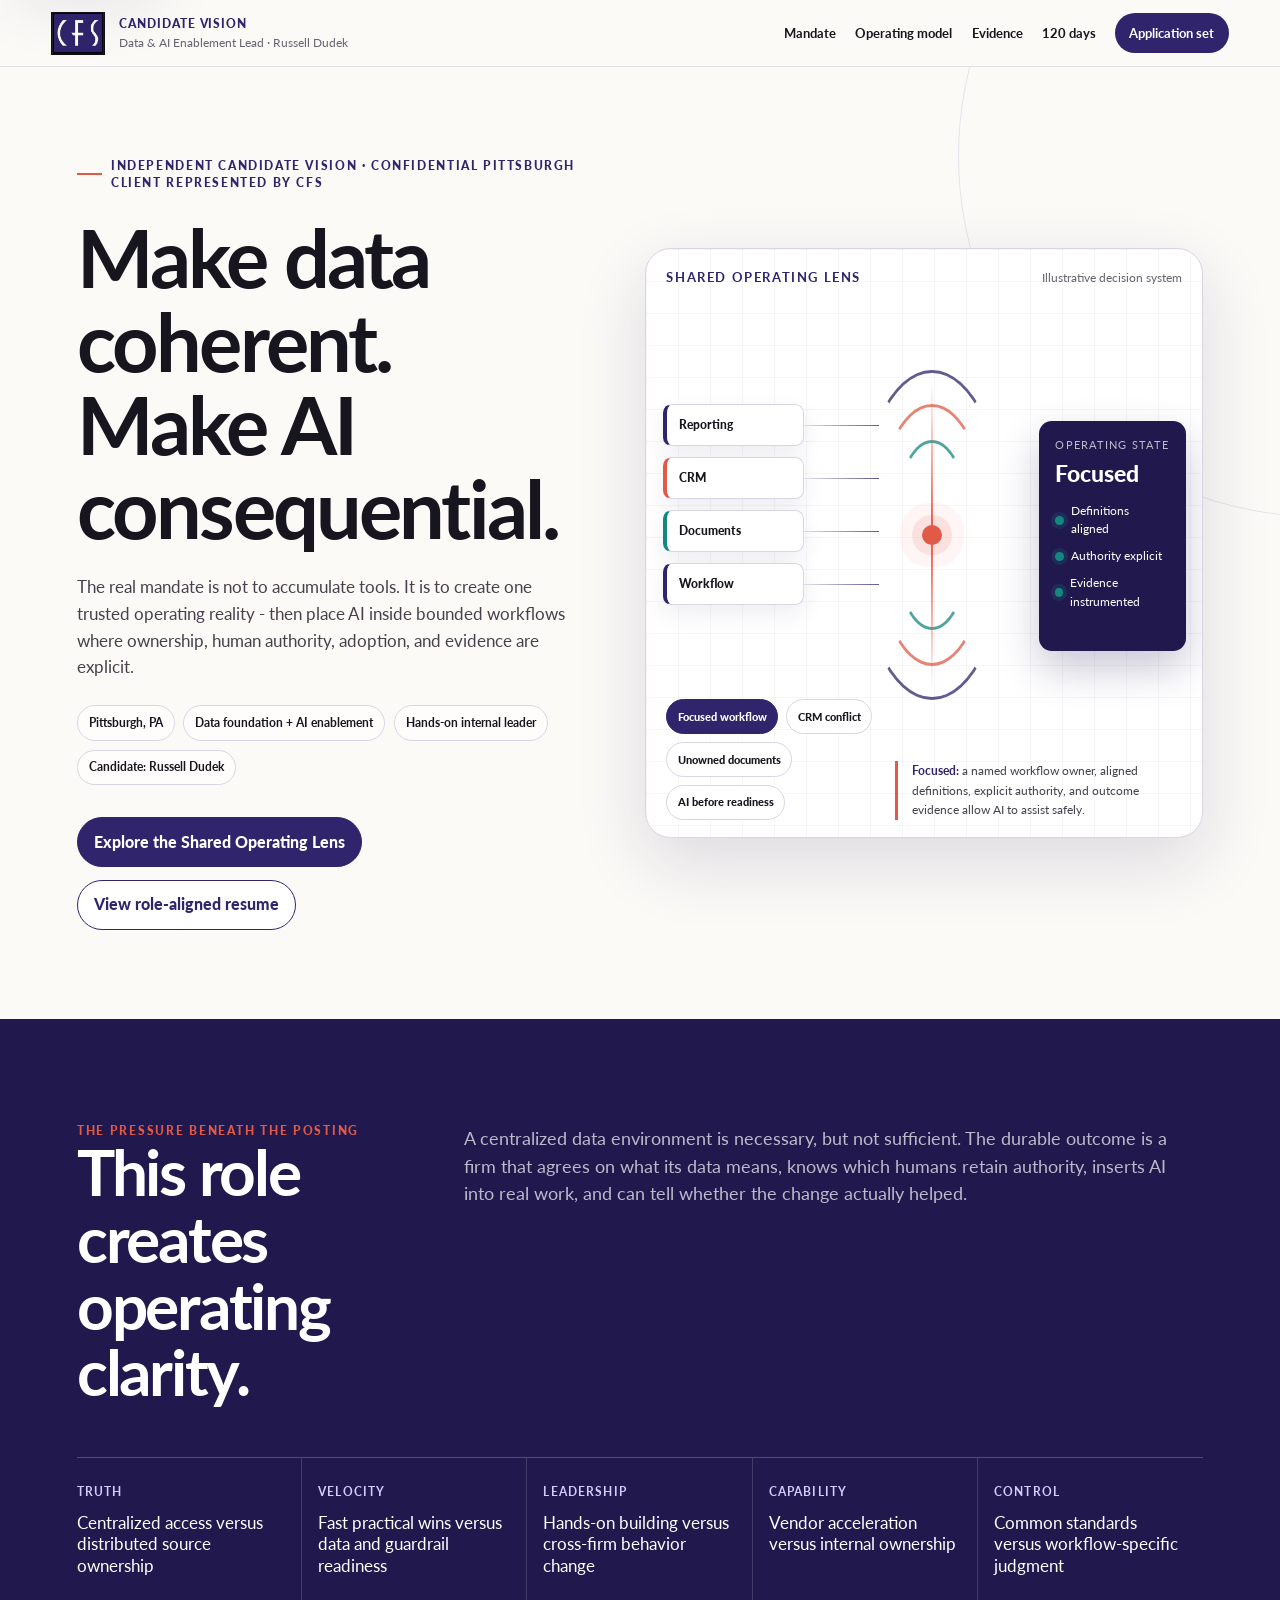
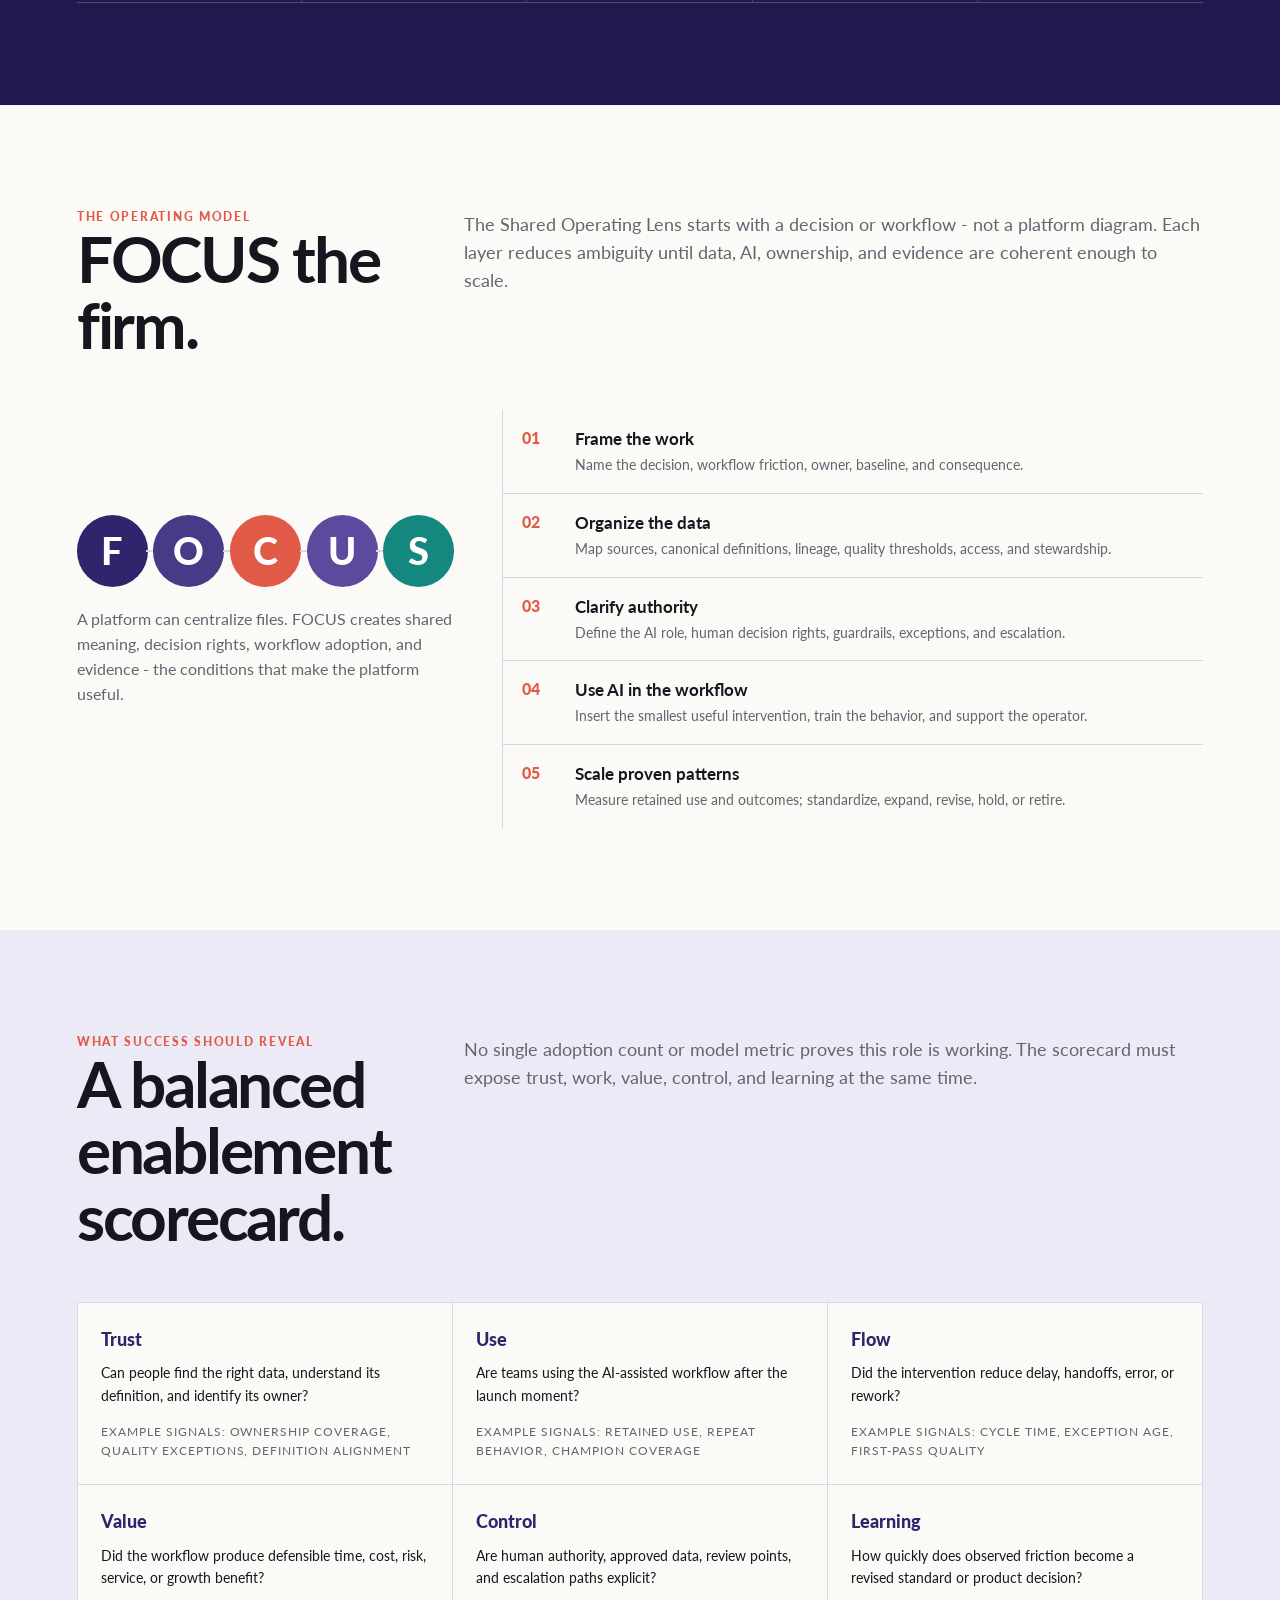
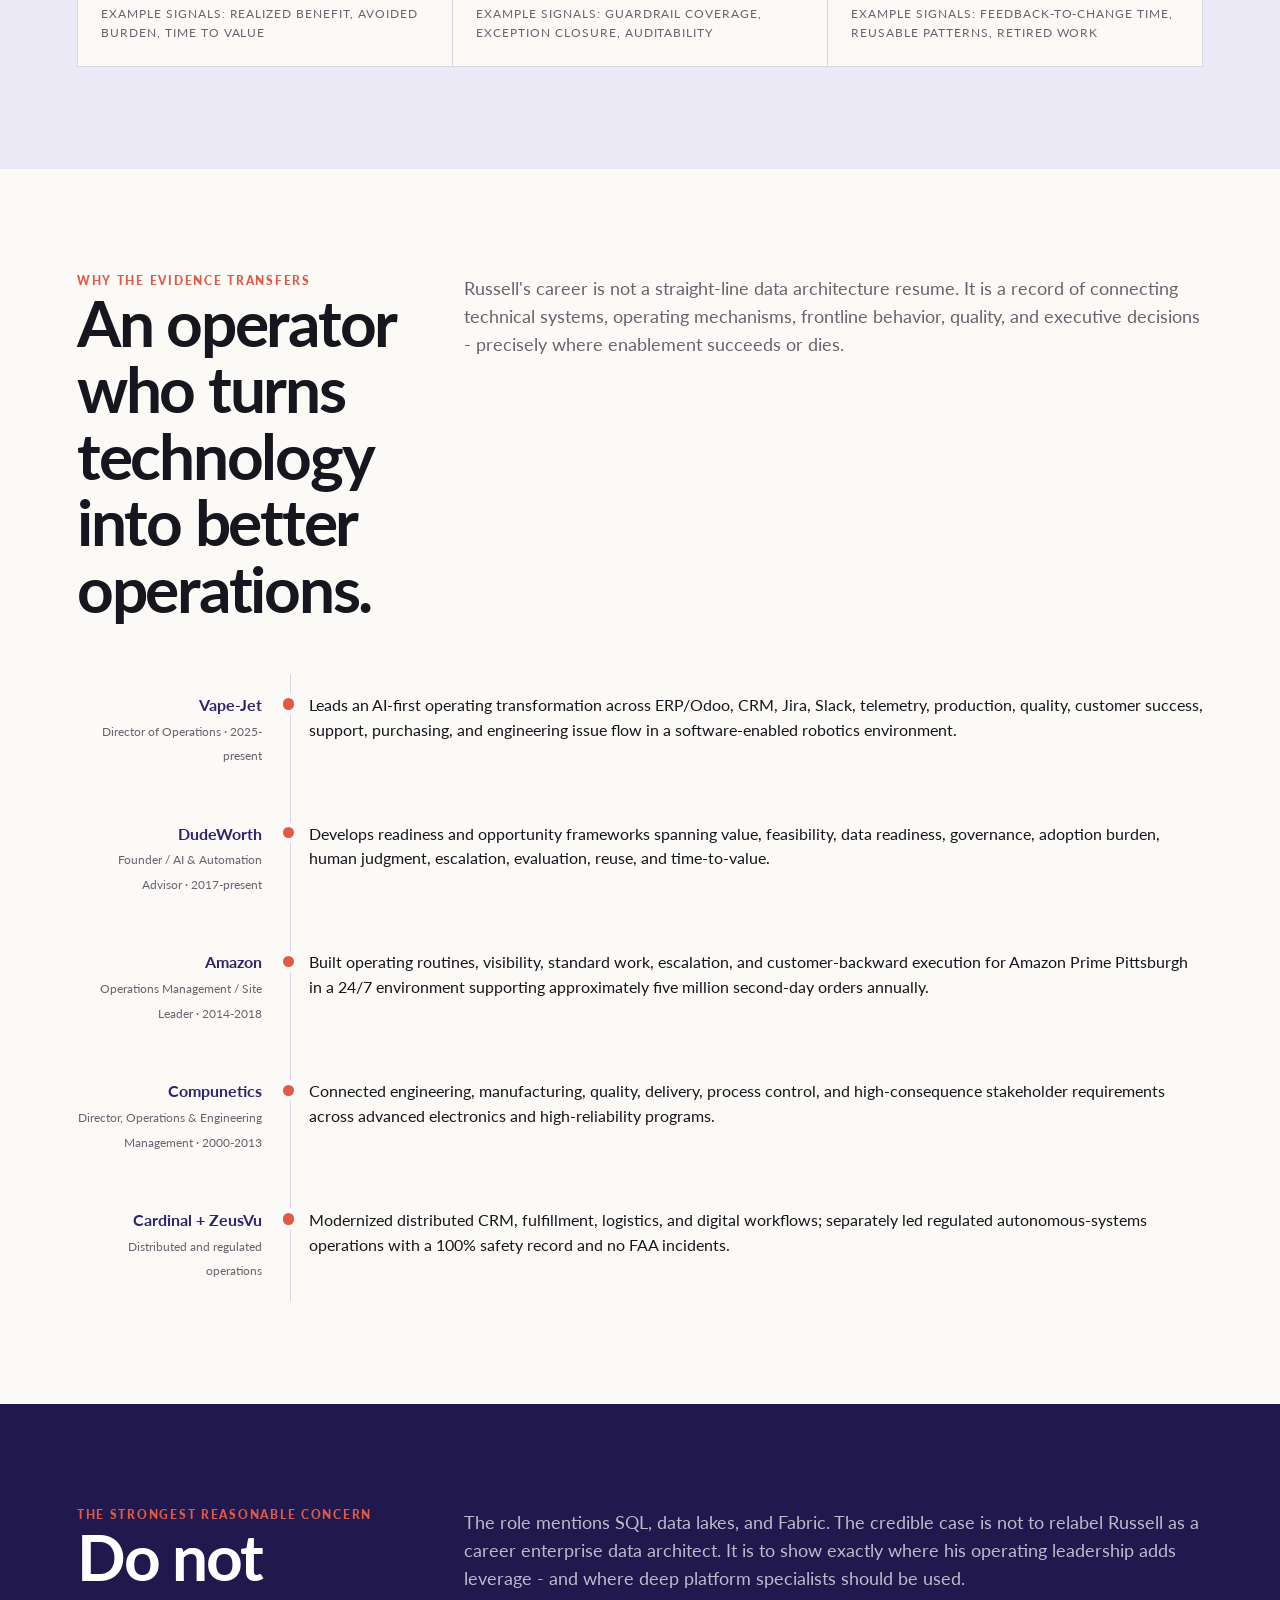
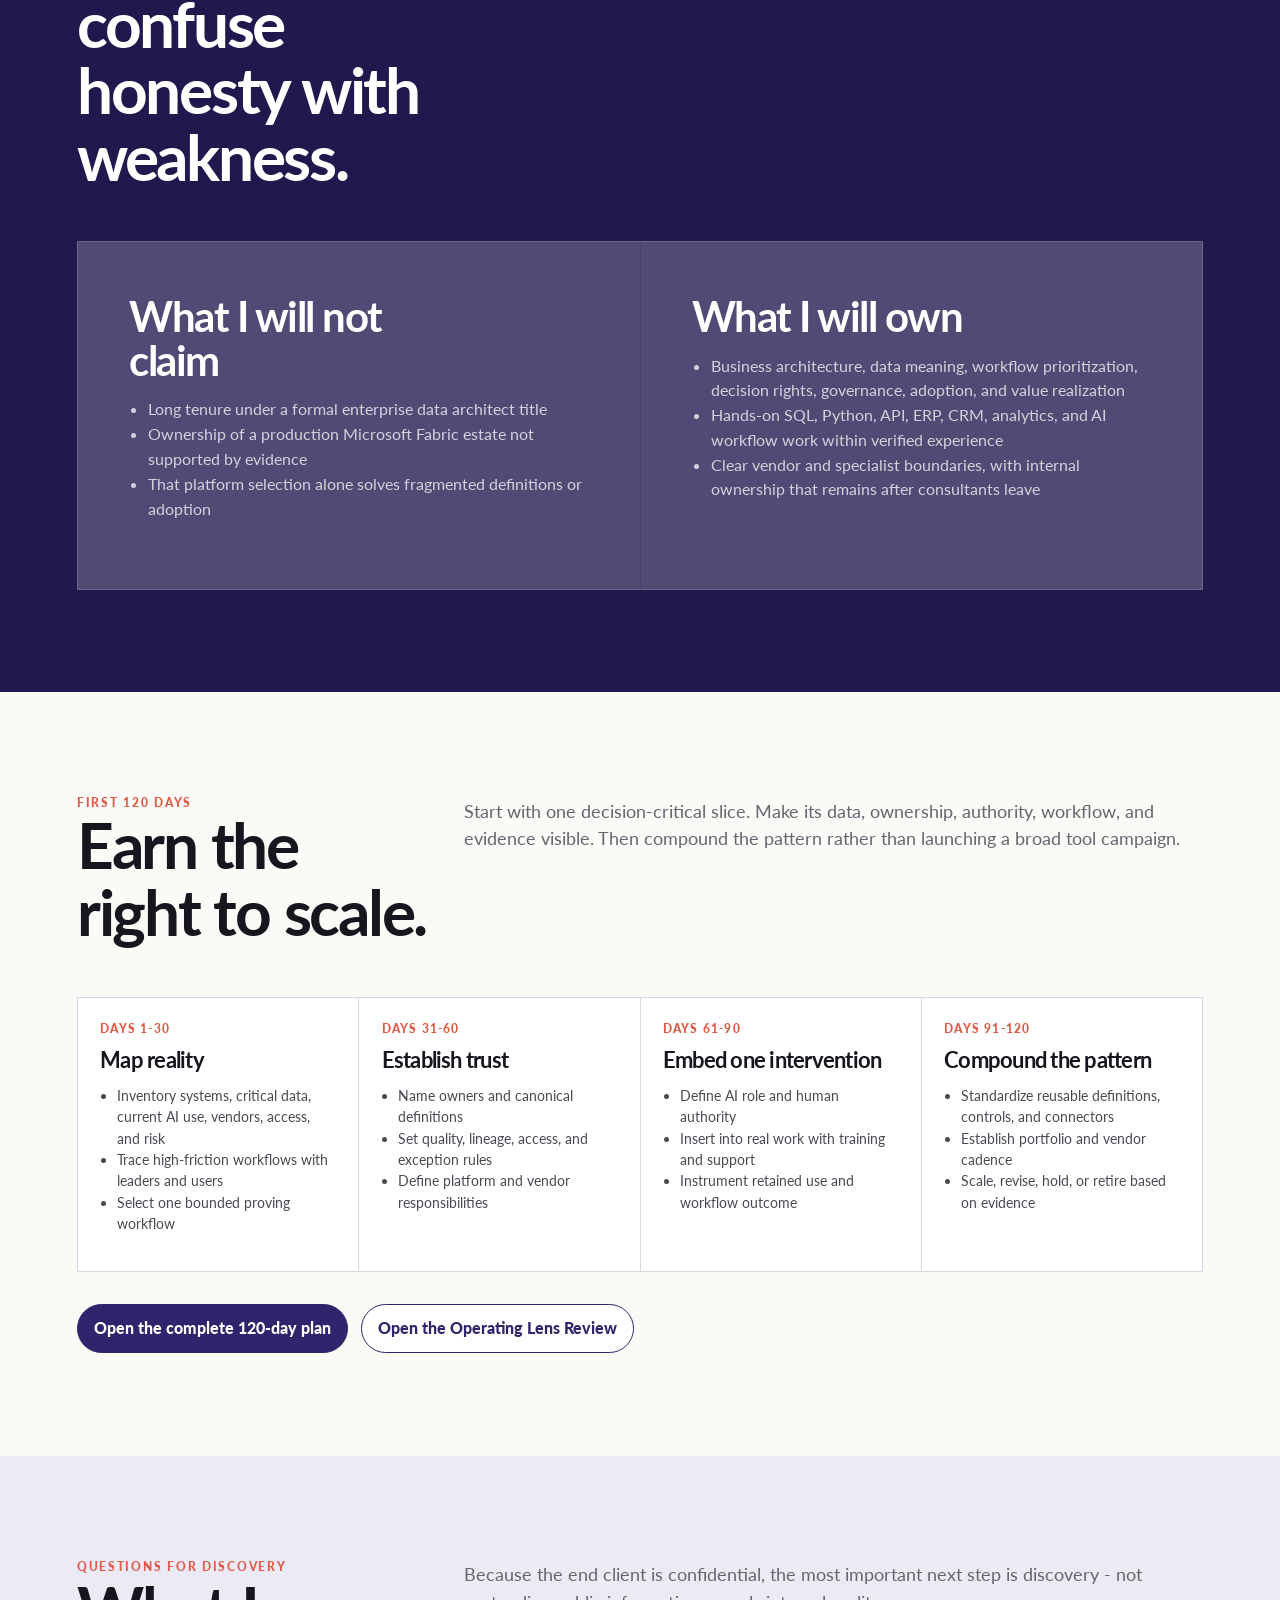
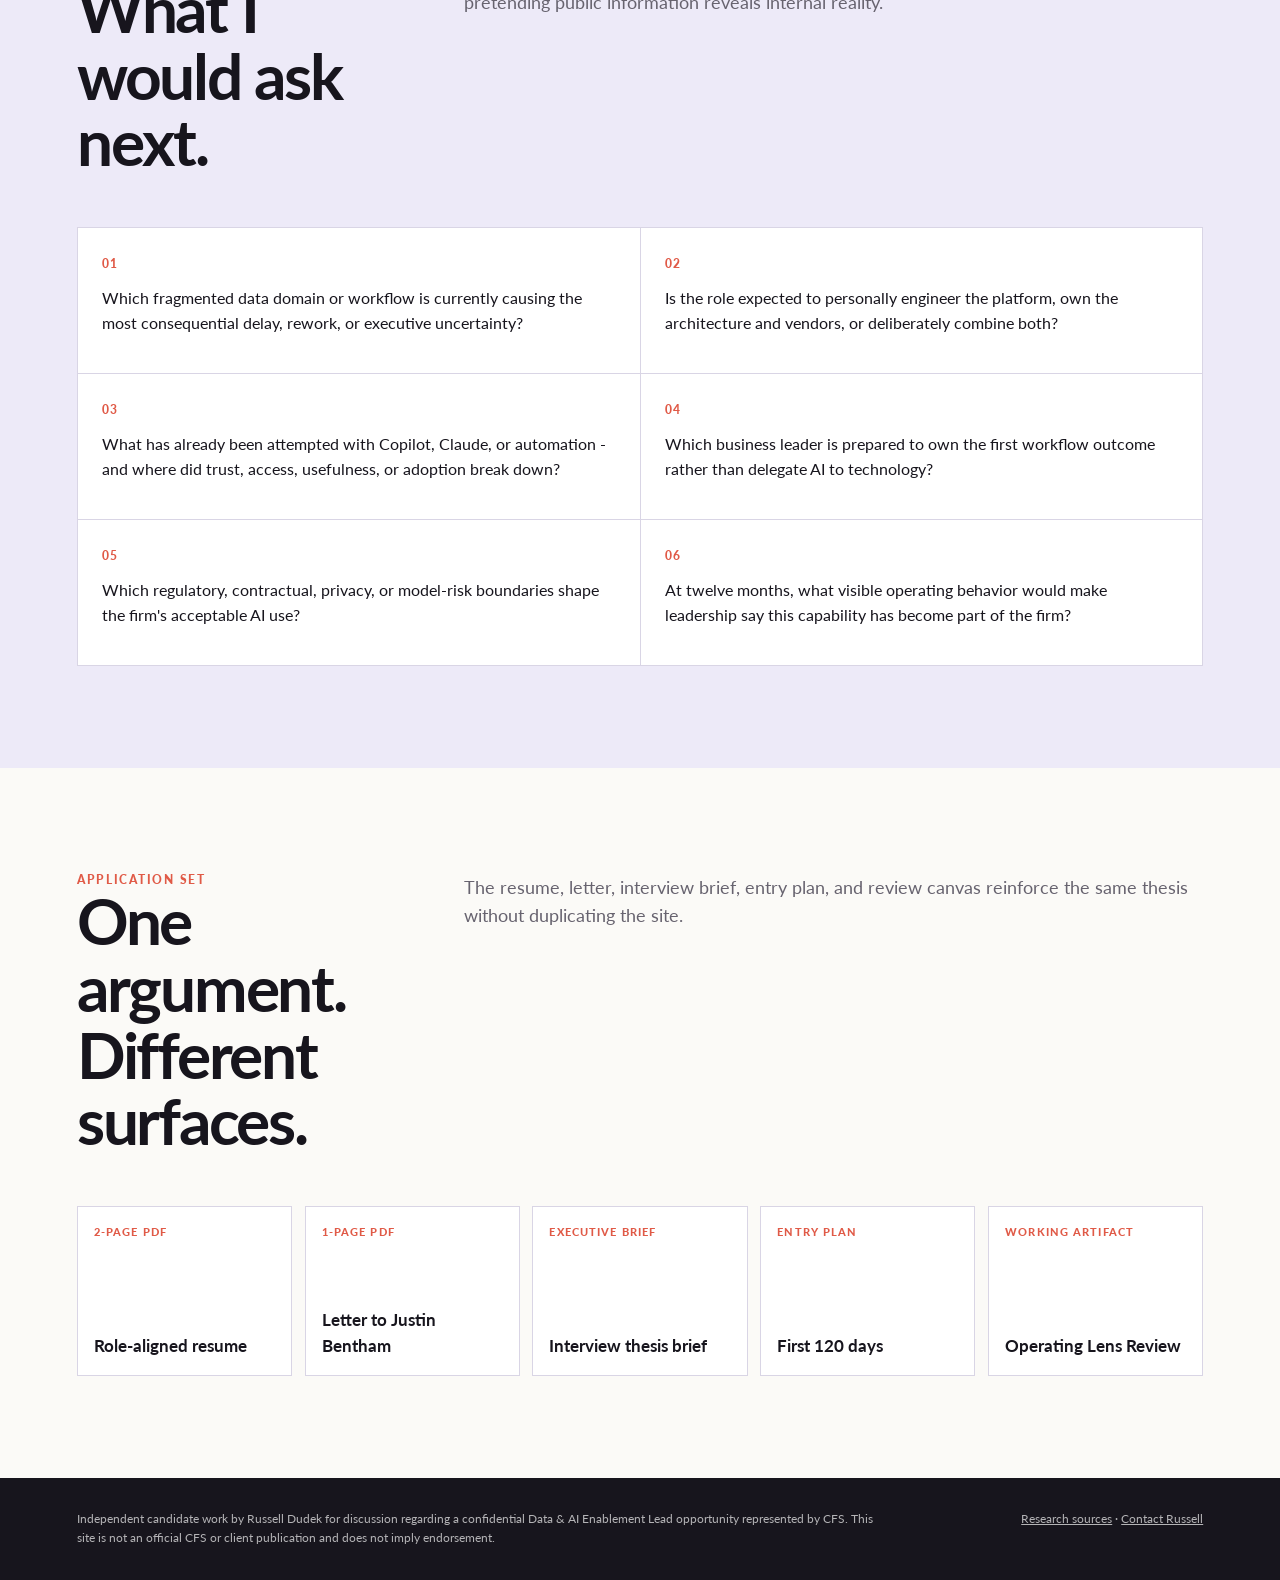
<file: index.html>
<!doctype html><html lang="en"><head><title>Russell Dudek | Data & AI Enablement Lead Candidate Vision</title><meta charset="utf-8"><meta name="viewport" content="width=device-width, initial-scale=1"><meta name="description" content="Independent candidate vision for a Data & AI Enablement Lead role represented by CFS."><link rel="stylesheet" href="styles.css"></head><body>
<a class="skip-link" href="#main">Skip to content</a>
<nav class="site-nav" aria-label="Primary navigation">
  <a class="brand-lockup" href="index.html" aria-label="Candidate vision home">
    <img src="assets/brand/cfs-logo.jpg" alt="CFS logo">
    <span><span class="brand-kicker">Candidate vision</span><span class="brand-sub">Data & AI Enablement Lead · Russell Dudek</span></span>
  </a>
  <div class="nav-links">
    <a href="#mandate">Mandate</a><a href="#model">Operating model</a><a href="#proof">Evidence</a><a href="#entry">120 days</a>
    <a class="nav-cta" href="#documents">Application set</a>
  </div>
</nav>
<main id="main">
<section class="hero" aria-labelledby="hero-title">
  <div>
    <div class="eyebrow">Independent candidate vision · confidential Pittsburgh client represented by CFS</div>
    <h1 id="hero-title">Make data coherent. Make AI consequential.</h1>
    <p class="dek">The real mandate is not to accumulate tools. It is to create one trusted operating reality - then place AI inside bounded workflows where ownership, human authority, adoption, and evidence are explicit.</p>
    <div class="hero-meta"><span class="pill">Pittsburgh, PA</span><span class="pill">Data foundation + AI enablement</span><span class="pill">Hands-on internal leader</span><span class="pill">Candidate: Russell Dudek</span></div>
    <div class="action-row"><a class="btn primary" href="#model">Explore the Shared Operating Lens</a><a class="btn secondary" href="resume.html">View role-aligned resume</a></div>
  </div>
  <div class="lens-stage" aria-label="Interactive Shared Operating Lens">
    <div class="lens-title"><strong>Shared Operating Lens</strong><span>Illustrative decision system</span></div>
    <div class="lens-system" aria-hidden="true">
      <div class="source-stack"><div class="source-chip">Reporting</div><div class="source-chip">CRM</div><div class="source-chip">Documents</div><div class="source-chip">Workflow</div></div>
      <div class="lens-aperture"><div class="arc"></div><div class="arc a2"></div><div class="arc a3"></div><div class="focus-line"></div><div class="focus-dot"></div></div>
      <div class="output-card"><div class="output-label">Operating state</div><div class="output-state" id="lensState">Focused</div><ul class="output-list"><li id="lensData">Definitions aligned</li><li id="lensAuthority">Authority explicit</li><li id="lensEvidence">Evidence instrumented</li></ul></div>
    </div>
    <div class="scenario-panel">
      <div class="scenario-buttons" role="group" aria-label="Operating lens scenarios">
        <button class="scenario-btn" data-scenario="focused" aria-pressed="true">Focused workflow</button>
        <button class="scenario-btn" data-scenario="conflict" aria-pressed="false">CRM conflict</button>
        <button class="scenario-btn" data-scenario="unowned" aria-pressed="false">Unowned documents</button>
        <button class="scenario-btn" data-scenario="premature" aria-pressed="false">AI before readiness</button>
      </div>
      <div class="scenario-readout" id="scenarioReadout" aria-live="polite"><strong>Focused:</strong> a named workflow owner, aligned definitions, explicit authority, and outcome evidence allow AI to assist safely.</div>
    </div>
  </div>
</section>

<section class="section dark" id="mandate">
  <div class="section-header"><div><div class="kicker">The pressure beneath the posting</div><h2>This role creates operating clarity.</h2></div><p>A centralized data environment is necessary, but not sufficient. The durable outcome is a firm that agrees on what its data means, knows which humans retain authority, inserts AI into real work, and can tell whether the change actually helped.</p></div>
  <div class="pressure-rail">
    <div class="pressure"><b>Truth</b><span>Centralized access versus distributed source ownership</span></div>
    <div class="pressure"><b>Velocity</b><span>Fast practical wins versus data and guardrail readiness</span></div>
    <div class="pressure"><b>Leadership</b><span>Hands-on building versus cross-firm behavior change</span></div>
    <div class="pressure"><b>Capability</b><span>Vendor acceleration versus internal ownership</span></div>
    <div class="pressure"><b>Control</b><span>Common standards versus workflow-specific judgment</span></div>
  </div>
</section>

<section class="section" id="model">
  <div class="section-header"><div><div class="kicker">The operating model</div><h2>FOCUS the firm.</h2></div><p>The Shared Operating Lens starts with a decision or workflow - not a platform diagram. Each layer reduces ambiguity until data, AI, ownership, and evidence are coherent enough to scale.</p></div>
  <div class="focus-model">
    <div><div class="focus-word" aria-label="FOCUS"><div class="focus-letter">F</div><div class="focus-letter">O</div><div class="focus-letter">C</div><div class="focus-letter">U</div><div class="focus-letter">S</div></div><p style="color:var(--muted);max-width:34rem;margin-top:1.3rem">A platform can centralize files. FOCUS creates shared meaning, decision rights, workflow adoption, and evidence - the conditions that make the platform useful.</p></div>
    <div class="focus-steps">
      <div class="focus-step"><div class="num">01</div><div><strong>Frame the work</strong><span>Name the decision, workflow friction, owner, baseline, and consequence.</span></div></div>
      <div class="focus-step"><div class="num">02</div><div><strong>Organize the data</strong><span>Map sources, canonical definitions, lineage, quality thresholds, access, and stewardship.</span></div></div>
      <div class="focus-step"><div class="num">03</div><div><strong>Clarify authority</strong><span>Define the AI role, human decision rights, guardrails, exceptions, and escalation.</span></div></div>
      <div class="focus-step"><div class="num">04</div><div><strong>Use AI in the workflow</strong><span>Insert the smallest useful intervention, train the behavior, and support the operator.</span></div></div>
      <div class="focus-step"><div class="num">05</div><div><strong>Scale proven patterns</strong><span>Measure retained use and outcomes; standardize, expand, revise, hold, or retire.</span></div></div>
    </div>
  </div>
</section>

<section class="section soft">
  <div class="section-header"><div><div class="kicker">What success should reveal</div><h2>A balanced enablement scorecard.</h2></div><p>No single adoption count or model metric proves this role is working. The scorecard must expose trust, work, value, control, and learning at the same time.</p></div>
  <div class="scorecard">
    <div class="metric"><div class="metric-name">Trust</div><div class="metric-question">Can people find the right data, understand its definition, and identify its owner?</div><span class="metric-example">Example signals: ownership coverage, quality exceptions, definition alignment</span></div>
    <div class="metric"><div class="metric-name">Use</div><div class="metric-question">Are teams using the AI-assisted workflow after the launch moment?</div><span class="metric-example">Example signals: retained use, repeat behavior, champion coverage</span></div>
    <div class="metric"><div class="metric-name">Flow</div><div class="metric-question">Did the intervention reduce delay, handoffs, error, or rework?</div><span class="metric-example">Example signals: cycle time, exception age, first-pass quality</span></div>
    <div class="metric"><div class="metric-name">Value</div><div class="metric-question">Did the workflow produce defensible time, cost, risk, service, or growth benefit?</div><span class="metric-example">Example signals: realized benefit, avoided burden, time to value</span></div>
    <div class="metric"><div class="metric-name">Control</div><div class="metric-question">Are human authority, approved data, review points, and escalation paths explicit?</div><span class="metric-example">Example signals: guardrail coverage, exception closure, auditability</span></div>
    <div class="metric"><div class="metric-name">Learning</div><div class="metric-question">How quickly does observed friction become a revised standard or product decision?</div><span class="metric-example">Example signals: feedback-to-change time, reusable patterns, retired work</span></div>
  </div>
</section>

<section class="section" id="proof">
  <div class="section-header"><div><div class="kicker">Why the evidence transfers</div><h2>An operator who turns technology into better operations.</h2></div><p>Russell's career is not a straight-line data architecture resume. It is a record of connecting technical systems, operating mechanisms, frontline behavior, quality, and executive decisions - precisely where enablement succeeds or dies.</p></div>
  <div class="proof-trail">
    <div class="proof-item"><div class="proof-role"><strong>Vape-Jet</strong><span>Director of Operations · 2025-present</span></div><div class="proof-copy"><p>Leads an AI-first operating transformation across ERP/Odoo, CRM, Jira, Slack, telemetry, production, quality, customer success, support, purchasing, and engineering issue flow in a software-enabled robotics environment.</p></div></div>
    <div class="proof-item"><div class="proof-role"><strong>DudeWorth</strong><span>Founder / AI & Automation Advisor · 2017-present</span></div><div class="proof-copy"><p>Develops readiness and opportunity frameworks spanning value, feasibility, data readiness, governance, adoption burden, human judgment, escalation, evaluation, reuse, and time-to-value.</p></div></div>
    <div class="proof-item"><div class="proof-role"><strong>Amazon</strong><span>Operations Management / Site Leader · 2014-2018</span></div><div class="proof-copy"><p>Built operating routines, visibility, standard work, escalation, and customer-backward execution for Amazon Prime Pittsburgh in a 24/7 environment supporting approximately five million second-day orders annually.</p></div></div>
    <div class="proof-item"><div class="proof-role"><strong>Compunetics</strong><span>Director, Operations & Engineering Management · 2000-2013</span></div><div class="proof-copy"><p>Connected engineering, manufacturing, quality, delivery, process control, and high-consequence stakeholder requirements across advanced electronics and high-reliability programs.</p></div></div>
    <div class="proof-item"><div class="proof-role"><strong>Cardinal + ZeusVu</strong><span>Distributed and regulated operations</span></div><div class="proof-copy"><p>Modernized distributed CRM, fulfillment, logistics, and digital workflows; separately led regulated autonomous-systems operations with a 100% safety record and no FAA incidents.</p></div></div>
  </div>
</section>

<section class="section dark">
  <div class="section-header"><div><div class="kicker">The strongest reasonable concern</div><h2>Do not confuse honesty with weakness.</h2></div><p>The role mentions SQL, data lakes, and Fabric. The credible case is not to relabel Russell as a career enterprise data architect. It is to show exactly where his operating leadership adds leverage - and where deep platform specialists should be used.</p></div>
  <div class="objection">
    <div><h3>What I will not claim</h3><ul><li>Long tenure under a formal enterprise data architect title</li><li>Ownership of a production Microsoft Fabric estate not supported by evidence</li><li>That platform selection alone solves fragmented definitions or adoption</li></ul></div>
    <div><h3>What I will own</h3><ul><li>Business architecture, data meaning, workflow prioritization, decision rights, governance, adoption, and value realization</li><li>Hands-on SQL, Python, API, ERP, CRM, analytics, and AI workflow work within verified experience</li><li>Clear vendor and specialist boundaries, with internal ownership that remains after consultants leave</li></ul></div>
  </div>
</section>

<section class="section" id="entry">
  <div class="section-header"><div><div class="kicker">First 120 days</div><h2>Earn the right to scale.</h2></div><p>Start with one decision-critical slice. Make its data, ownership, authority, workflow, and evidence visible. Then compound the pattern rather than launching a broad tool campaign.</p></div>
  <div class="timeline">
    <div class="phase"><div class="days">Days 1-30</div><h3>Map reality</h3><ul><li>Inventory systems, critical data, current AI use, vendors, access, and risk</li><li>Trace high-friction workflows with leaders and users</li><li>Select one bounded proving workflow</li></ul></div>
    <div class="phase"><div class="days">Days 31-60</div><h3>Establish trust</h3><ul><li>Name owners and canonical definitions</li><li>Set quality, lineage, access, and exception rules</li><li>Define platform and vendor responsibilities</li></ul></div>
    <div class="phase"><div class="days">Days 61-90</div><h3>Embed one intervention</h3><ul><li>Define AI role and human authority</li><li>Insert into real work with training and support</li><li>Instrument retained use and workflow outcome</li></ul></div>
    <div class="phase"><div class="days">Days 91-120</div><h3>Compound the pattern</h3><ul><li>Standardize reusable definitions, controls, and connectors</li><li>Establish portfolio and vendor cadence</li><li>Scale, revise, hold, or retire based on evidence</li></ul></div>
  </div>
  <div class="action-row"><a class="btn primary" href="120-day-plan.html">Open the complete 120-day plan</a><a class="btn secondary" href="operating-lens-review.html">Open the Operating Lens Review</a></div>
</section>

<section class="section soft">
  <div class="section-header"><div><div class="kicker">Questions for discovery</div><h2>What I would ask next.</h2></div><p>Because the end client is confidential, the most important next step is discovery - not pretending public information reveals internal reality.</p></div>
  <div class="questions"><div class="question"><p>Which fragmented data domain or workflow is currently causing the most consequential delay, rework, or executive uncertainty?</p></div><div class="question"><p>Is the role expected to personally engineer the platform, own the architecture and vendors, or deliberately combine both?</p></div><div class="question"><p>What has already been attempted with Copilot, Claude, or automation - and where did trust, access, usefulness, or adoption break down?</p></div><div class="question"><p>Which business leader is prepared to own the first workflow outcome rather than delegate AI to technology?</p></div><div class="question"><p>Which regulatory, contractual, privacy, or model-risk boundaries shape the firm's acceptable AI use?</p></div><div class="question"><p>At twelve months, what visible operating behavior would make leadership say this capability has become part of the firm?</p></div></div>
</section>

<section class="section" id="documents">
  <div class="section-header"><div><div class="kicker">Application set</div><h2>One argument. Different surfaces.</h2></div><p>The resume, letter, interview brief, entry plan, and review canvas reinforce the same thesis without duplicating the site.</p></div>
  <div class="docs-strip"><a class="doc-link" href="resume.html"><span>2-page PDF</span><strong>Role-aligned resume</strong></a><a class="doc-link" href="cover-letter.html"><span>1-page PDF</span><strong>Letter to Justin Bentham</strong></a><a class="doc-link" href="interview-brief.html"><span>Executive brief</span><strong>Interview thesis brief</strong></a><a class="doc-link" href="120-day-plan.html"><span>Entry plan</span><strong>First 120 days</strong></a><a class="doc-link" href="operating-lens-review.html"><span>Working artifact</span><strong>Operating Lens Review</strong></a></div>
</section>
</main>
<footer class="site-footer"><p>Independent candidate work by Russell Dudek for discussion regarding a confidential Data & AI Enablement Lead opportunity represented by CFS. This site is not an official CFS or client publication and does not imply endorsement.</p><p><a href="sources.html">Research sources</a> · <a href="mailto:russelldudek@gmail.com">Contact Russell</a></p></footer>
<script src="app.js"></script></body></html>
</file>
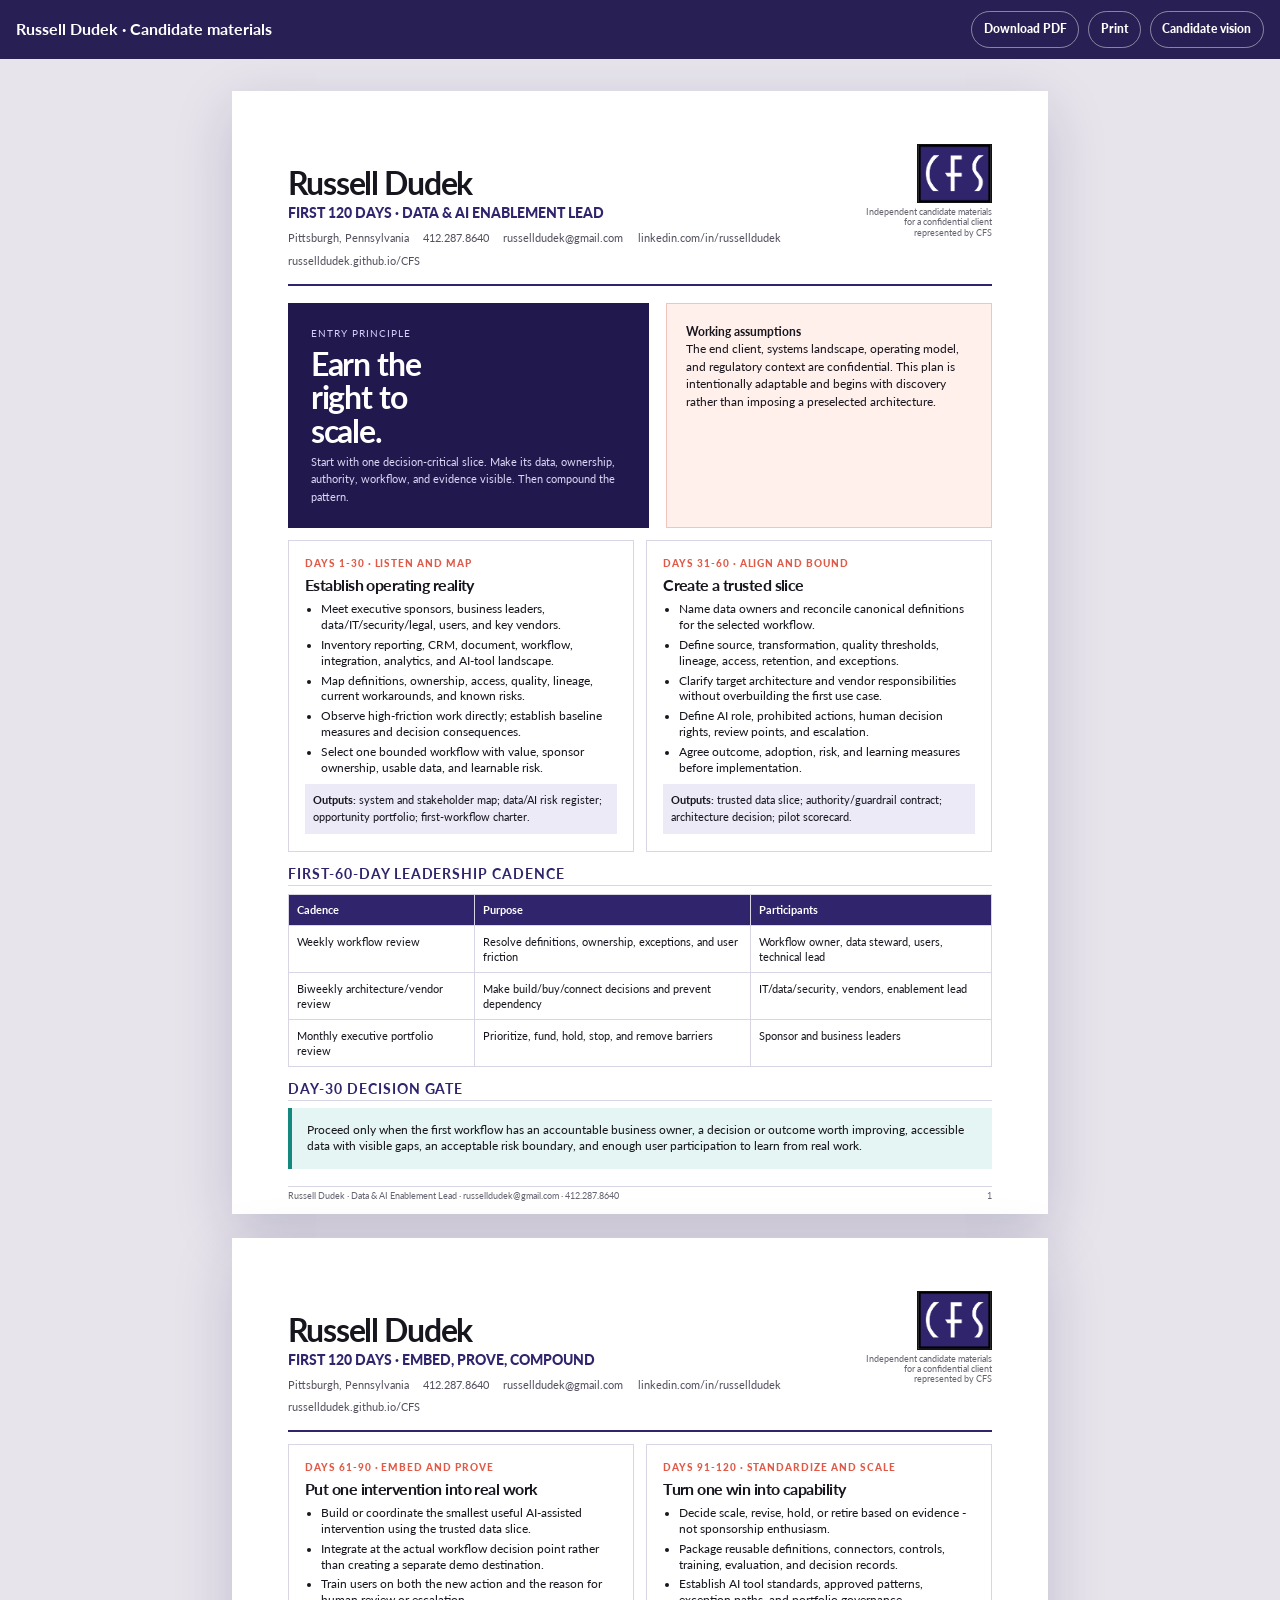
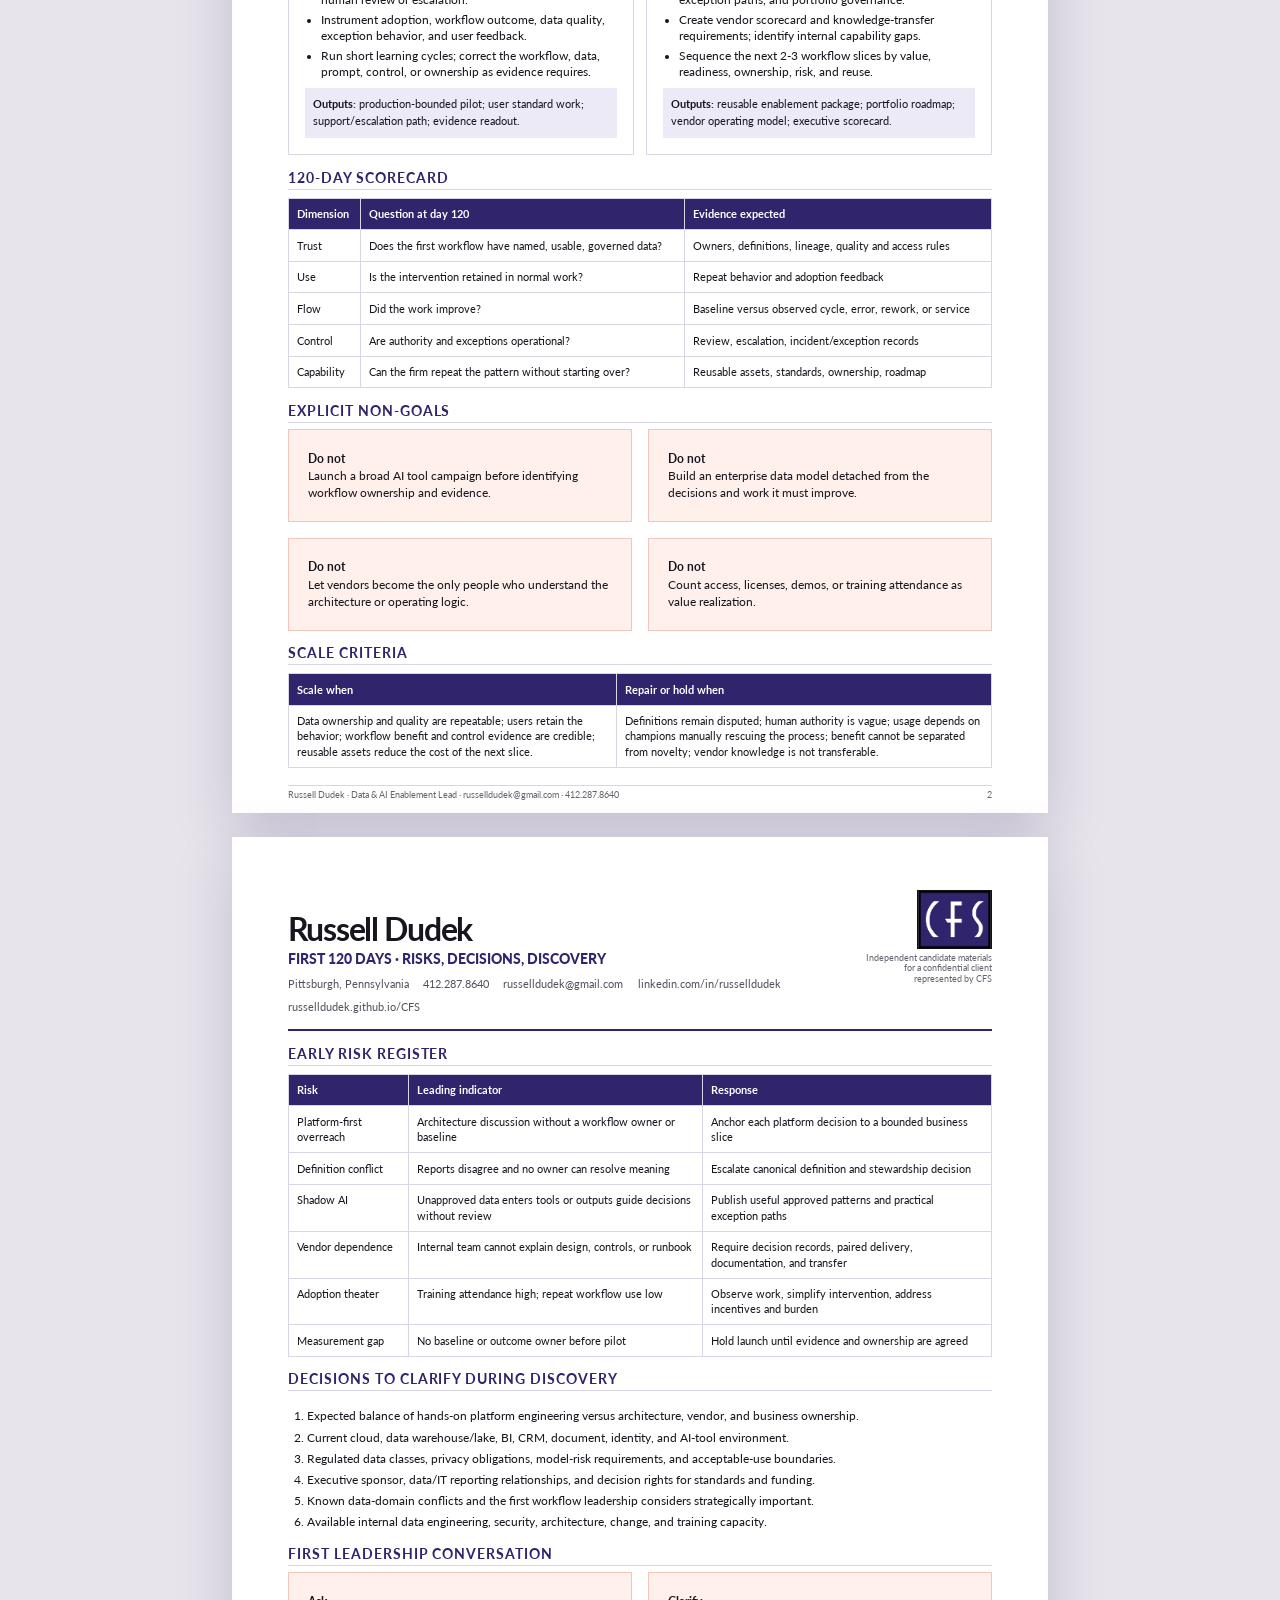
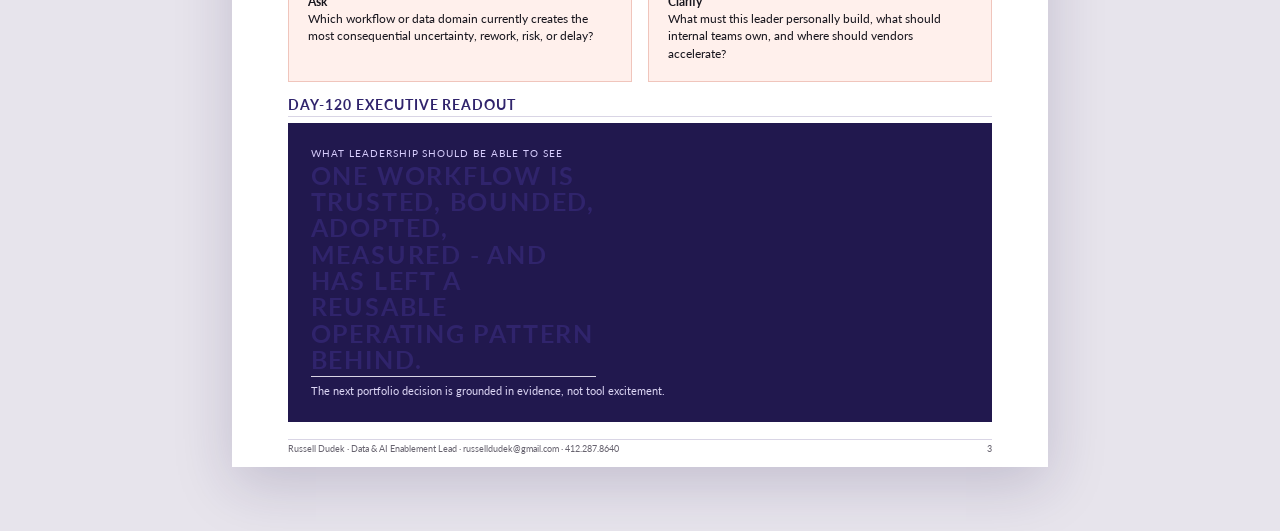
<file: 120-day-plan.html>
<!doctype html><html lang="en"><head><title>Russell Dudek | First 120 Days</title><meta charset="utf-8"><meta name="viewport" content="width=device-width, initial-scale=1"><meta name="description" content="Independent candidate vision for a Data & AI Enablement Lead role represented by CFS."><link rel="stylesheet" href="styles.css"></head><body class="document-body">
<div class="document-toolbar"><strong>Russell Dudek · Candidate materials</strong><div class="tool-links"><a href="docs/Russell-Dudek-CFS-120-Day-Plan.pdf" download>Download PDF</a><button onclick="window.print()">Print</button><a href="index.html">Candidate vision</a></div></div>
<main class="document-stack">
<section class="sheet"><header class="doc-header"><div class="doc-identity"><h1>Russell Dudek</h1><div class="doc-title">FIRST 120 DAYS · DATA & AI ENABLEMENT LEAD</div><div class="contact-line"><span>Pittsburgh, Pennsylvania</span><a href="tel:+14122878640">412.287.8640</a><a href="mailto:russelldudek@gmail.com">russelldudek@gmail.com</a><a href="https://www.linkedin.com/in/russelldudek">linkedin.com/in/russelldudek</a><a href="https://russelldudek.github.io/CFS/">russelldudek.github.io/CFS</a></div></div><div class="doc-brand"><img src="assets/brand/cfs-logo.jpg" alt="CFS logo"><span>Independent candidate materials for a confidential client represented by CFS</span></div></header>
<div class="brief-hero"><div class="brief-thesis"><div class="small">Entry principle</div><h2>Earn the right to scale.</h2><p style="font-size:8.5pt;margin:0;color:#ddd7f5">Start with one decision-critical slice. Make its data, ownership, authority, workflow, and evidence visible. Then compound the pattern.</p></div><div class="brief-note"><strong>Working assumptions</strong><br>The end client, systems landscape, operating model, and regulatory context are confidential. This plan is intentionally adaptable and begins with discovery rather than imposing a preselected architecture.</div></div>
<div class="plan-grid"><div class="plan-card"><div class="days">Days 1-30 · Listen and map</div><h3>Establish operating reality</h3><ul><li>Meet executive sponsors, business leaders, data/IT/security/legal, users, and key vendors.</li><li>Inventory reporting, CRM, document, workflow, integration, analytics, and AI-tool landscape.</li><li>Map definitions, ownership, access, quality, lineage, current workarounds, and known risks.</li><li>Observe high-friction work directly; establish baseline measures and decision consequences.</li><li>Select one bounded workflow with value, sponsor ownership, usable data, and learnable risk.</li></ul><div class="plan-output"><strong>Outputs:</strong> system and stakeholder map; data/AI risk register; opportunity portfolio; first-workflow charter.</div></div><div class="plan-card"><div class="days">Days 31-60 · Align and bound</div><h3>Create a trusted slice</h3><ul><li>Name data owners and reconcile canonical definitions for the selected workflow.</li><li>Define source, transformation, quality thresholds, lineage, access, retention, and exceptions.</li><li>Clarify target architecture and vendor responsibilities without overbuilding the first use case.</li><li>Define AI role, prohibited actions, human decision rights, review points, and escalation.</li><li>Agree outcome, adoption, risk, and learning measures before implementation.</li></ul><div class="plan-output"><strong>Outputs:</strong> trusted data slice; authority/guardrail contract; architecture decision; pilot scorecard.</div></div></div>
<div class="doc-section"><h2>First-60-Day Leadership Cadence</h2><table class="matrix"><thead><tr><th>Cadence</th><th>Purpose</th><th>Participants</th></tr></thead><tbody><tr><td>Weekly workflow review</td><td>Resolve definitions, ownership, exceptions, and user friction</td><td>Workflow owner, data steward, users, technical lead</td></tr><tr><td>Biweekly architecture/vendor review</td><td>Make build/buy/connect decisions and prevent dependency</td><td>IT/data/security, vendors, enablement lead</td></tr><tr><td>Monthly executive portfolio review</td><td>Prioritize, fund, hold, stop, and remove barriers</td><td>Sponsor and business leaders</td></tr></tbody></table></div><div class="doc-section"><h2>Day-30 Decision Gate</h2><div class="callout">Proceed only when the first workflow has an accountable business owner, a decision or outcome worth improving, accessible data with visible gaps, an acceptable risk boundary, and enough user participation to learn from real work.</div></div><div class="page-contact">Russell Dudek · Data & AI Enablement Lead · russelldudek@gmail.com · 412.287.8640</div><div class="page-marker">1</div></section>
<section class="sheet"><header class="doc-header"><div class="doc-identity"><h1>Russell Dudek</h1><div class="doc-title">FIRST 120 DAYS · EMBED, PROVE, COMPOUND</div><div class="contact-line"><span>Pittsburgh, Pennsylvania</span><a href="tel:+14122878640">412.287.8640</a><a href="mailto:russelldudek@gmail.com">russelldudek@gmail.com</a><a href="https://www.linkedin.com/in/russelldudek">linkedin.com/in/russelldudek</a><a href="https://russelldudek.github.io/CFS/">russelldudek.github.io/CFS</a></div></div><div class="doc-brand"><img src="assets/brand/cfs-logo.jpg" alt="CFS logo"><span>Independent candidate materials for a confidential client represented by CFS</span></div></header>
<div class="plan-grid"><div class="plan-card"><div class="days">Days 61-90 · Embed and prove</div><h3>Put one intervention into real work</h3><ul><li>Build or coordinate the smallest useful AI-assisted intervention using the trusted data slice.</li><li>Integrate at the actual workflow decision point rather than creating a separate demo destination.</li><li>Train users on both the new action and the reason for human review or escalation.</li><li>Instrument adoption, workflow outcome, data quality, exception behavior, and user feedback.</li><li>Run short learning cycles; correct the workflow, data, prompt, control, or ownership as evidence requires.</li></ul><div class="plan-output"><strong>Outputs:</strong> production-bounded pilot; user standard work; support/escalation path; evidence readout.</div></div><div class="plan-card"><div class="days">Days 91-120 · Standardize and scale</div><h3>Turn one win into capability</h3><ul><li>Decide scale, revise, hold, or retire based on evidence - not sponsorship enthusiasm.</li><li>Package reusable definitions, connectors, controls, training, evaluation, and decision records.</li><li>Establish AI tool standards, approved patterns, exception paths, and portfolio governance.</li><li>Create vendor scorecard and knowledge-transfer requirements; identify internal capability gaps.</li><li>Sequence the next 2-3 workflow slices by value, readiness, ownership, risk, and reuse.</li></ul><div class="plan-output"><strong>Outputs:</strong> reusable enablement package; portfolio roadmap; vendor operating model; executive scorecard.</div></div></div>
<div class="doc-section"><h2>120-Day Scorecard</h2><table class="matrix"><thead><tr><th>Dimension</th><th>Question at day 120</th><th>Evidence expected</th></tr></thead><tbody><tr><td>Trust</td><td>Does the first workflow have named, usable, governed data?</td><td>Owners, definitions, lineage, quality and access rules</td></tr><tr><td>Use</td><td>Is the intervention retained in normal work?</td><td>Repeat behavior and adoption feedback</td></tr><tr><td>Flow</td><td>Did the work improve?</td><td>Baseline versus observed cycle, error, rework, or service</td></tr><tr><td>Control</td><td>Are authority and exceptions operational?</td><td>Review, escalation, incident/exception records</td></tr><tr><td>Capability</td><td>Can the firm repeat the pattern without starting over?</td><td>Reusable assets, standards, ownership, roadmap</td></tr></tbody></table></div>
<div class="doc-section"><h2>Explicit Non-Goals</h2><div class="doc-grid-2"><div class="brief-note"><strong>Do not</strong><br>Launch a broad AI tool campaign before identifying workflow ownership and evidence.</div><div class="brief-note"><strong>Do not</strong><br>Build an enterprise data model detached from the decisions and work it must improve.</div><div class="brief-note"><strong>Do not</strong><br>Let vendors become the only people who understand the architecture or operating logic.</div><div class="brief-note"><strong>Do not</strong><br>Count access, licenses, demos, or training attendance as value realization.</div></div></div>
<div class="doc-section"><h2>Scale Criteria</h2><table class="matrix"><thead><tr><th>Scale when</th><th>Repair or hold when</th></tr></thead><tbody><tr><td>Data ownership and quality are repeatable; users retain the behavior; workflow benefit and control evidence are credible; reusable assets reduce the cost of the next slice.</td><td>Definitions remain disputed; human authority is vague; usage depends on champions manually rescuing the process; benefit cannot be separated from novelty; vendor knowledge is not transferable.</td></tr></tbody></table></div><div class="page-contact">Russell Dudek · Data & AI Enablement Lead · russelldudek@gmail.com · 412.287.8640</div><div class="page-marker">2</div></section>
<section class="sheet"><header class="doc-header"><div class="doc-identity"><h1>Russell Dudek</h1><div class="doc-title">FIRST 120 DAYS · RISKS, DECISIONS, DISCOVERY</div><div class="contact-line"><span>Pittsburgh, Pennsylvania</span><a href="tel:+14122878640">412.287.8640</a><a href="mailto:russelldudek@gmail.com">russelldudek@gmail.com</a><a href="https://www.linkedin.com/in/russelldudek">linkedin.com/in/russelldudek</a><a href="https://russelldudek.github.io/CFS/">russelldudek.github.io/CFS</a></div></div><div class="doc-brand"><img src="assets/brand/cfs-logo.jpg" alt="CFS logo"><span>Independent candidate materials for a confidential client represented by CFS</span></div></header>
<div class="doc-section"><h2>Early Risk Register</h2><table class="matrix"><thead><tr><th>Risk</th><th>Leading indicator</th><th>Response</th></tr></thead><tbody><tr><td>Platform-first overreach</td><td>Architecture discussion without a workflow owner or baseline</td><td>Anchor each platform decision to a bounded business slice</td></tr><tr><td>Definition conflict</td><td>Reports disagree and no owner can resolve meaning</td><td>Escalate canonical definition and stewardship decision</td></tr><tr><td>Shadow AI</td><td>Unapproved data enters tools or outputs guide decisions without review</td><td>Publish useful approved patterns and practical exception paths</td></tr><tr><td>Vendor dependence</td><td>Internal team cannot explain design, controls, or runbook</td><td>Require decision records, paired delivery, documentation, and transfer</td></tr><tr><td>Adoption theater</td><td>Training attendance high; repeat workflow use low</td><td>Observe work, simplify intervention, address incentives and burden</td></tr><tr><td>Measurement gap</td><td>No baseline or outcome owner before pilot</td><td>Hold launch until evidence and ownership are agreed</td></tr></tbody></table></div>
<div class="doc-section"><h2>Decisions to Clarify During Discovery</h2><ol style="padding-left:.2in"><li>Expected balance of hands-on platform engineering versus architecture, vendor, and business ownership.</li><li>Current cloud, data warehouse/lake, BI, CRM, document, identity, and AI-tool environment.</li><li>Regulated data classes, privacy obligations, model-risk requirements, and acceptable-use boundaries.</li><li>Executive sponsor, data/IT reporting relationships, and decision rights for standards and funding.</li><li>Known data-domain conflicts and the first workflow leadership considers strategically important.</li><li>Available internal data engineering, security, architecture, change, and training capacity.</li></ol></div>
<div class="doc-section"><h2>First Leadership Conversation</h2><div class="doc-grid-2"><div class="brief-note"><strong>Ask</strong><br>Which workflow or data domain currently creates the most consequential uncertainty, rework, risk, or delay?</div><div class="brief-note"><strong>Clarify</strong><br>What must this leader personally build, what should internal teams own, and where should vendors accelerate?</div></div></div>
<div class="doc-section"><h2>Day-120 Executive Readout</h2><div class="brief-thesis" style="min-height:2in"><div class="small">What leadership should be able to see</div><h2 style="font-size:19pt;max-width:19ch">One workflow is trusted, bounded, adopted, measured - and has left a reusable operating pattern behind.</h2><p style="font-size:8pt;margin:0;color:#ddd7f5">The next portfolio decision is grounded in evidence, not tool excitement.</p></div></div><div class="page-contact">Russell Dudek · Data & AI Enablement Lead · russelldudek@gmail.com · 412.287.8640</div><div class="page-marker">3</div></section>
</main></body></html>
</file>
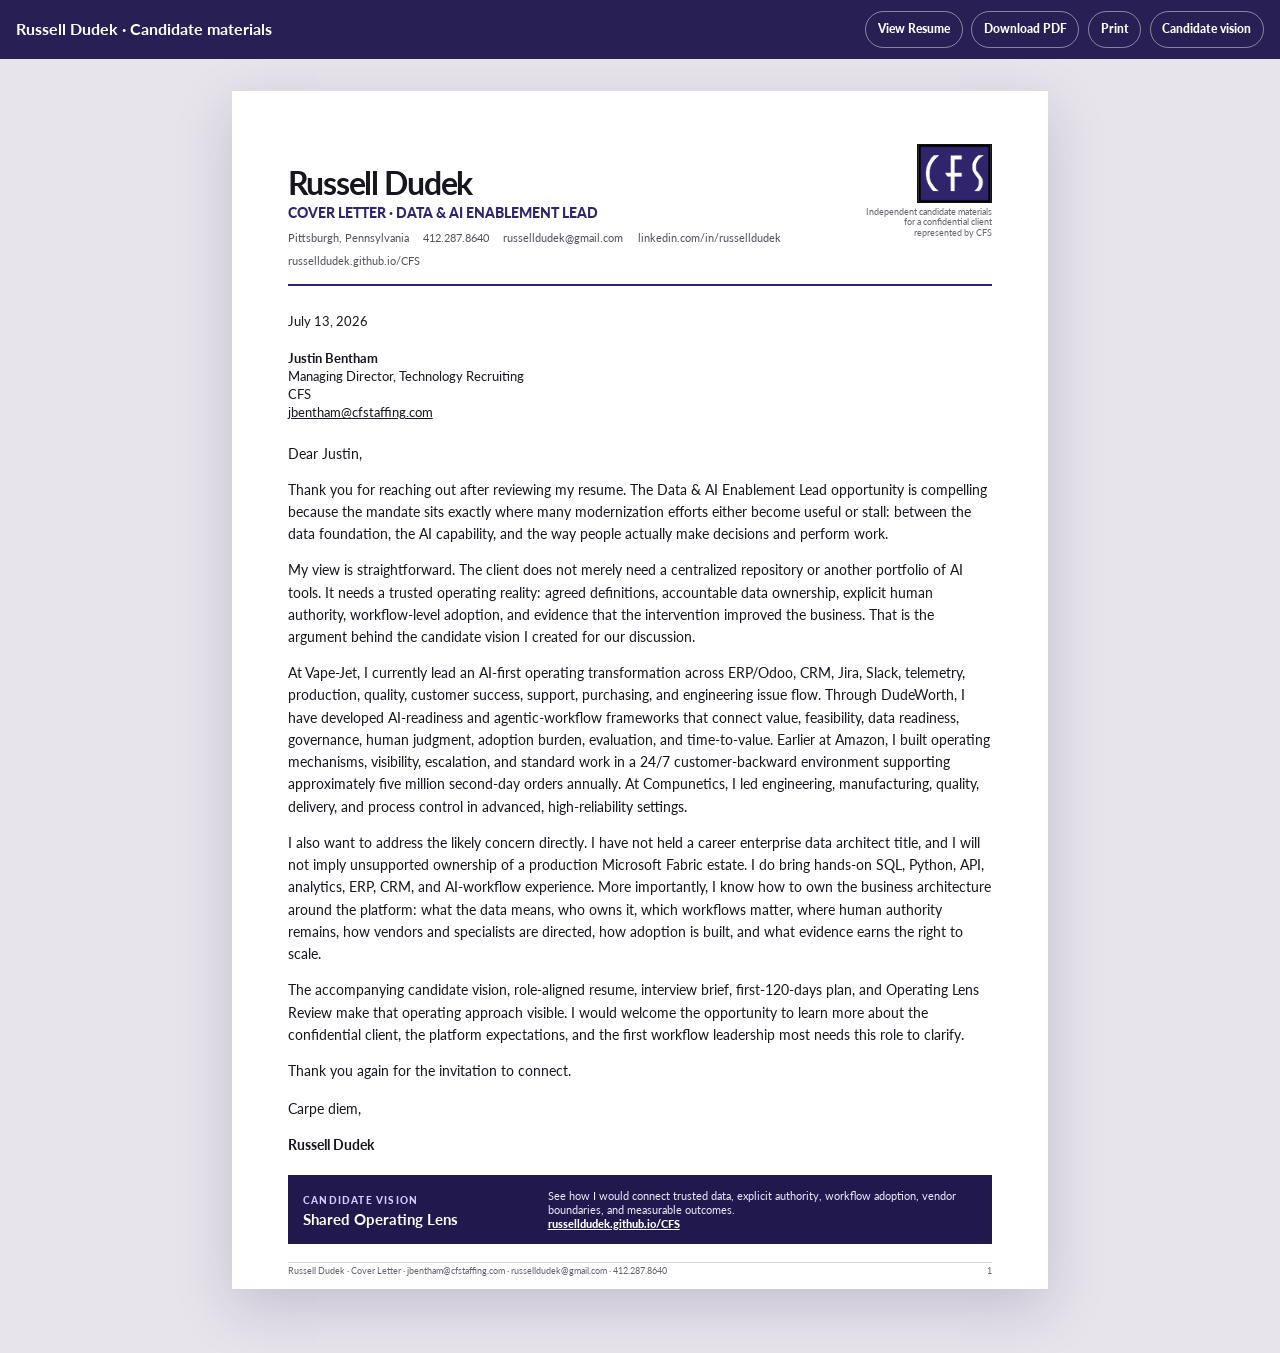
<file: cover-letter.html>
<!doctype html><html lang="en"><head><title>Russell Dudek | Cover Letter to Justin Bentham</title><meta charset="utf-8"><meta name="viewport" content="width=device-width, initial-scale=1"><meta name="description" content="Independent candidate vision for a Data & AI Enablement Lead role represented by CFS."><link rel="stylesheet" href="styles.css"></head><body class="document-body">
<div class="document-toolbar"><strong>Russell Dudek · Candidate materials</strong><div class="tool-links"><a href="resume.html">View Resume</a><a href="docs/Russell-Dudek-CFS-Cover-Letter.pdf" download>Download PDF</a><button onclick="window.print()">Print</button><a href="index.html">Candidate vision</a></div></div>
<main class="document-stack"><section class="sheet"><header class="doc-header"><div class="doc-identity"><h1>Russell Dudek</h1><div class="doc-title">COVER LETTER · DATA & AI ENABLEMENT LEAD</div><div class="contact-line"><span>Pittsburgh, Pennsylvania</span><a href="tel:+14122878640">412.287.8640</a><a href="mailto:russelldudek@gmail.com">russelldudek@gmail.com</a><a href="https://www.linkedin.com/in/russelldudek">linkedin.com/in/russelldudek</a><a href="https://russelldudek.github.io/CFS/">russelldudek.github.io/CFS</a></div></div><div class="doc-brand"><img src="assets/brand/cfs-logo.jpg" alt="CFS logo"><span>Independent candidate materials for a confidential client represented by CFS</span></div></header>
<div class="letter-meta">July 13, 2026<br><br><strong>Justin Bentham</strong><br>Managing Director, Technology Recruiting<br>CFS<br><a href="mailto:jbentham@cfstaffing.com">jbentham@cfstaffing.com</a></div>
<div class="letter-body"><p>Dear Justin,</p>
<p>Thank you for reaching out after reviewing my resume. The Data & AI Enablement Lead opportunity is compelling because the mandate sits exactly where many modernization efforts either become useful or stall: between the data foundation, the AI capability, and the way people actually make decisions and perform work.</p>
<p>My view is straightforward. The client does not merely need a centralized repository or another portfolio of AI tools. It needs a trusted operating reality: agreed definitions, accountable data ownership, explicit human authority, workflow-level adoption, and evidence that the intervention improved the business. That is the argument behind the candidate vision I created for our discussion.</p>
<p>At Vape-Jet, I currently lead an AI-first operating transformation across ERP/Odoo, CRM, Jira, Slack, telemetry, production, quality, customer success, support, purchasing, and engineering issue flow. Through DudeWorth, I have developed AI-readiness and agentic-workflow frameworks that connect value, feasibility, data readiness, governance, human judgment, adoption burden, evaluation, and time-to-value. Earlier at Amazon, I built operating mechanisms, visibility, escalation, and standard work in a 24/7 customer-backward environment supporting approximately five million second-day orders annually. At Compunetics, I led engineering, manufacturing, quality, delivery, and process control in advanced, high-reliability settings.</p>
<p>I also want to address the likely concern directly. I have not held a career enterprise data architect title, and I will not imply unsupported ownership of a production Microsoft Fabric estate. I do bring hands-on SQL, Python, API, analytics, ERP, CRM, and AI-workflow experience. More importantly, I know how to own the business architecture around the platform: what the data means, who owns it, which workflows matter, where human authority remains, how vendors and specialists are directed, how adoption is built, and what evidence earns the right to scale.</p>
<p>The accompanying candidate vision, role-aligned resume, interview brief, first-120-days plan, and Operating Lens Review make that operating approach visible. I would welcome the opportunity to learn more about the confidential client, the platform expectations, and the first workflow leadership most needs this role to clarify.</p>
<p>Thank you again for the invitation to connect.</p>
<div class="signature"><p>Carpe diem,</p><strong>Russell Dudek</strong></div>
<div class="letter-vision"><div><div class="label">Candidate vision</div><strong>Shared Operating Lens</strong></div><div><p>See how I would connect trusted data, explicit authority, workflow adoption, vendor boundaries, and measurable outcomes.</p><p><a href="https://russelldudek.github.io/CFS/">russelldudek.github.io/CFS</a></p></div></div></div><div class="page-contact">Russell Dudek · Cover Letter · jbentham@cfstaffing.com · russelldudek@gmail.com · 412.287.8640</div><div class="page-marker">1</div></section></main></body></html>
</file>
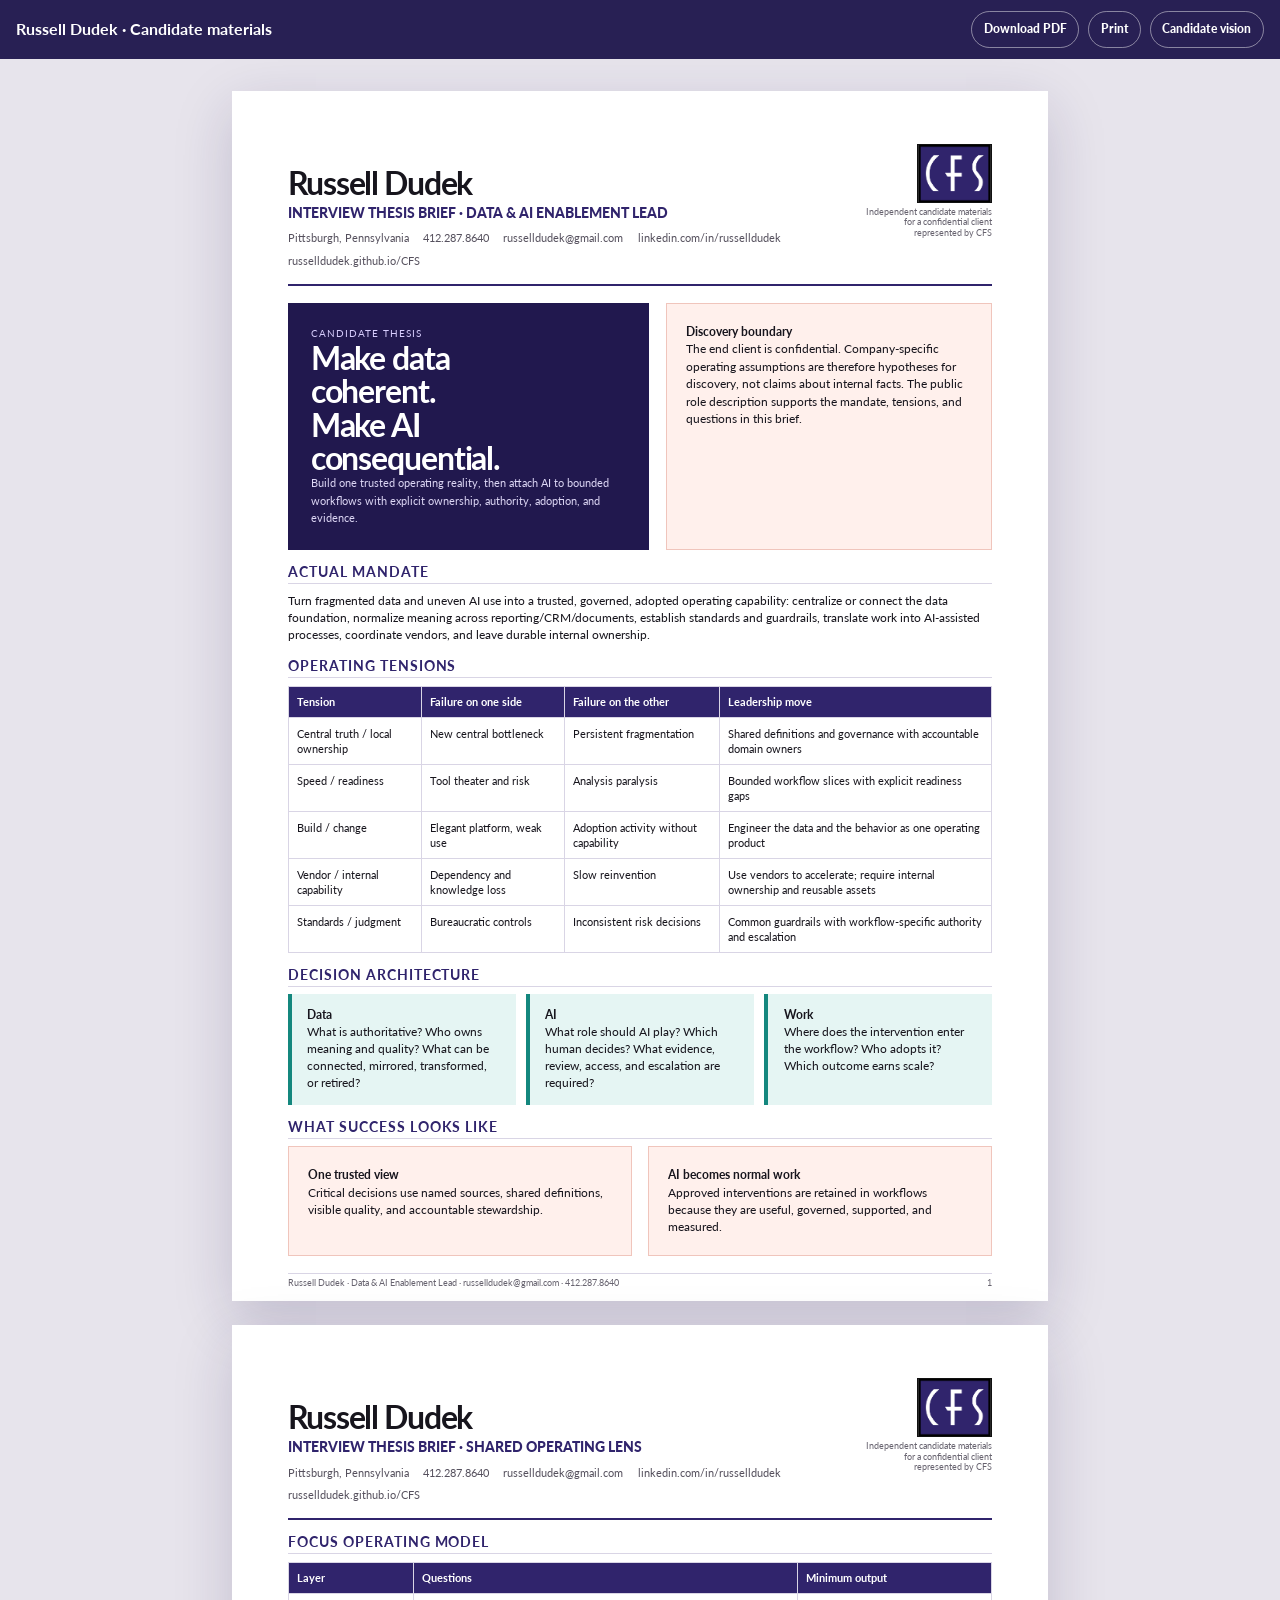
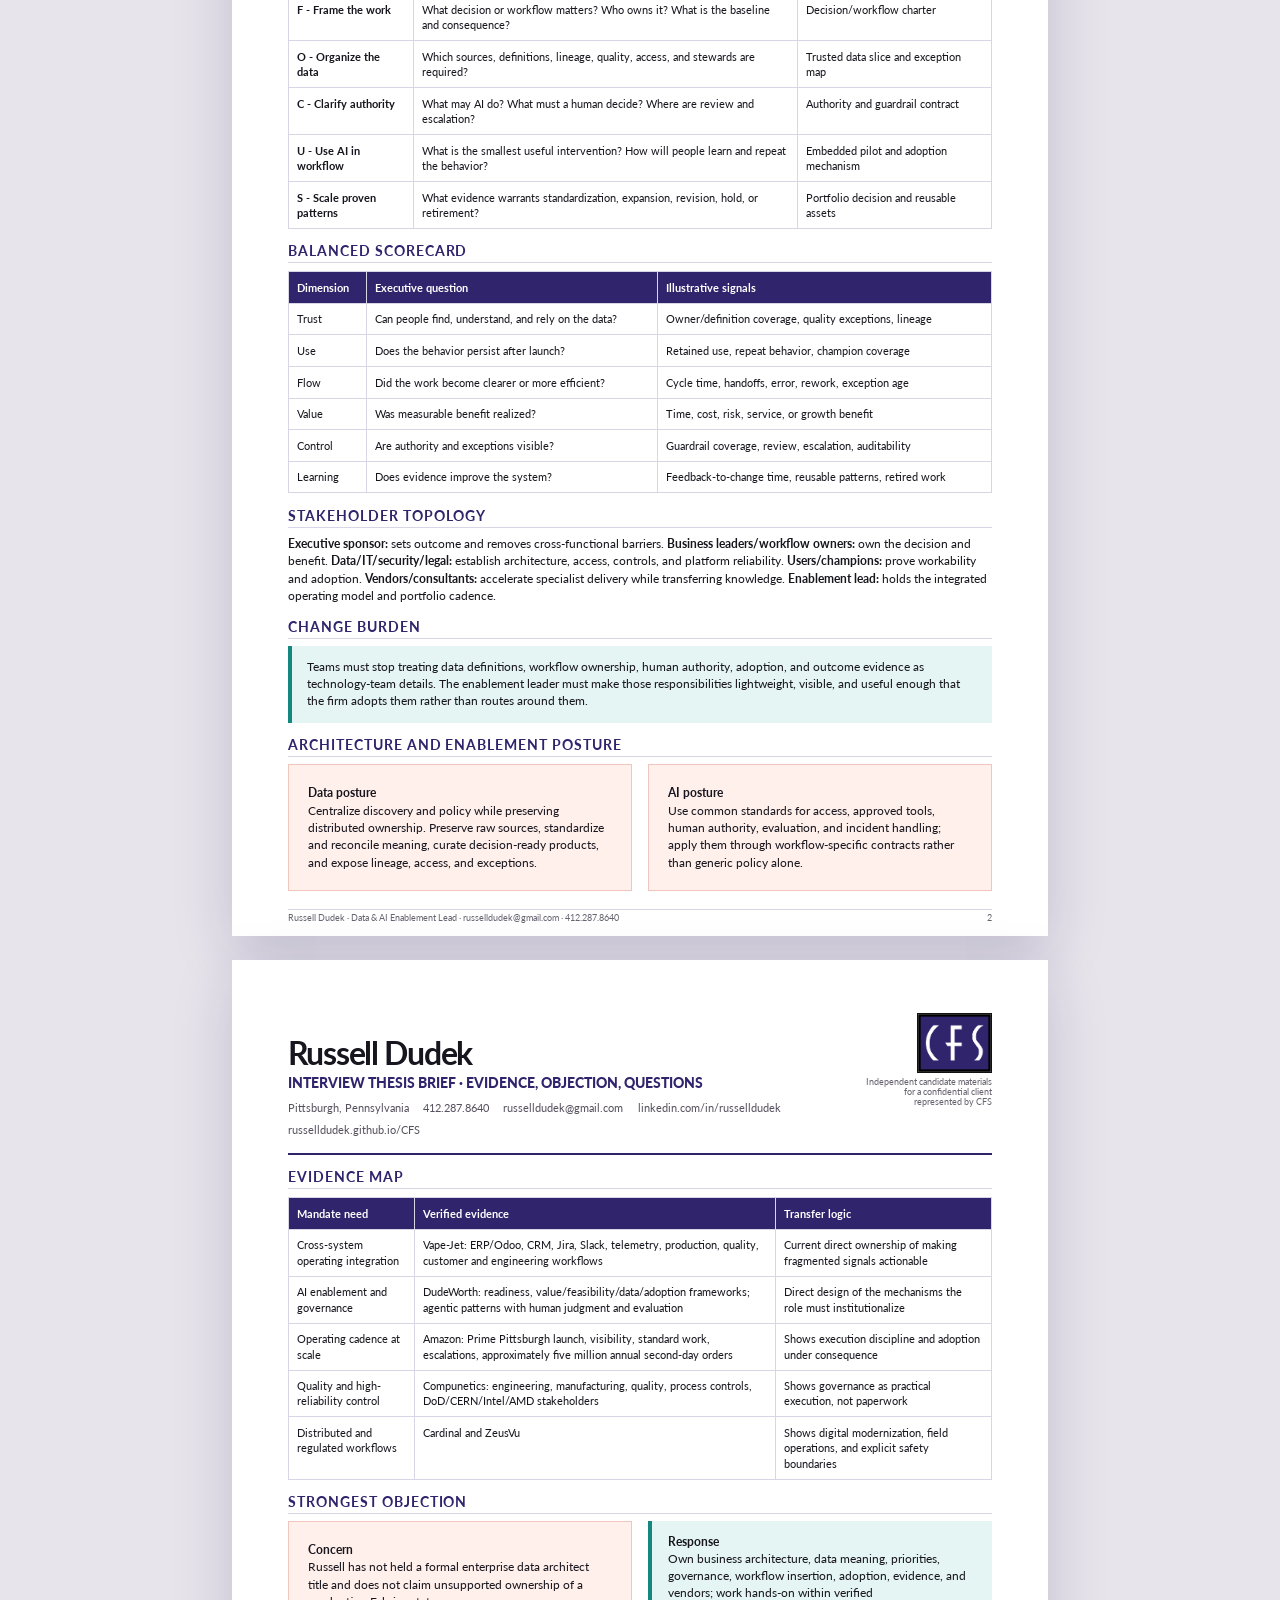
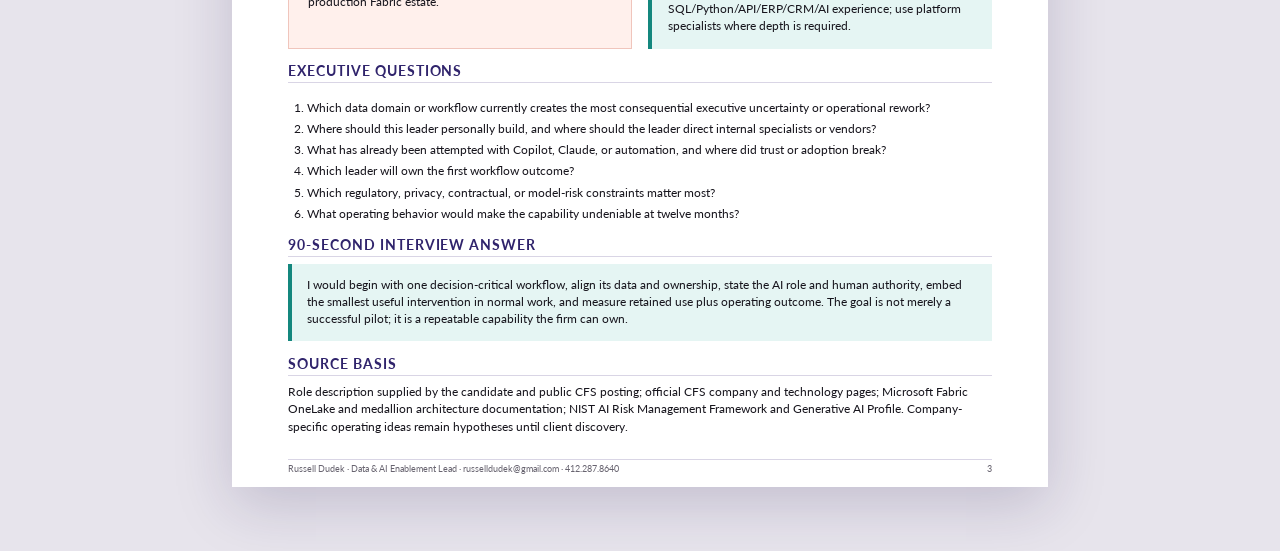
<file: interview-brief.html>
<!doctype html><html lang="en"><head><title>Russell Dudek | Interview Thesis Brief</title><meta charset="utf-8"><meta name="viewport" content="width=device-width, initial-scale=1"><meta name="description" content="Independent candidate vision for a Data & AI Enablement Lead role represented by CFS."><link rel="stylesheet" href="styles.css"></head><body class="document-body">
<div class="document-toolbar"><strong>Russell Dudek · Candidate materials</strong><div class="tool-links"><a href="docs/Russell-Dudek-CFS-Interview-Brief.pdf" download>Download PDF</a><button onclick="window.print()">Print</button><a href="index.html">Candidate vision</a></div></div>
<main class="document-stack">
<section class="sheet"><header class="doc-header"><div class="doc-identity"><h1>Russell Dudek</h1><div class="doc-title">INTERVIEW THESIS BRIEF · DATA & AI ENABLEMENT LEAD</div><div class="contact-line"><span>Pittsburgh, Pennsylvania</span><a href="tel:+14122878640">412.287.8640</a><a href="mailto:russelldudek@gmail.com">russelldudek@gmail.com</a><a href="https://www.linkedin.com/in/russelldudek">linkedin.com/in/russelldudek</a><a href="https://russelldudek.github.io/CFS/">russelldudek.github.io/CFS</a></div></div><div class="doc-brand"><img src="assets/brand/cfs-logo.jpg" alt="CFS logo"><span>Independent candidate materials for a confidential client represented by CFS</span></div></header>
<div class="brief-hero"><div class="brief-thesis"><div class="small">Candidate thesis</div><h2>Make data coherent. Make AI consequential.</h2><p style="font-size:8.5pt;margin:0;color:#ddd7f5">Build one trusted operating reality, then attach AI to bounded workflows with explicit ownership, authority, adoption, and evidence.</p></div><div class="brief-note"><strong>Discovery boundary</strong><br>The end client is confidential. Company-specific operating assumptions are therefore hypotheses for discovery, not claims about internal facts. The public role description supports the mandate, tensions, and questions in this brief.</div></div>
<div class="doc-section"><h2>Actual Mandate</h2><p>Turn fragmented data and uneven AI use into a trusted, governed, adopted operating capability: centralize or connect the data foundation, normalize meaning across reporting/CRM/documents, establish standards and guardrails, translate work into AI-assisted processes, coordinate vendors, and leave durable internal ownership.</p></div>
<div class="doc-section"><h2>Operating Tensions</h2><table class="matrix"><thead><tr><th>Tension</th><th>Failure on one side</th><th>Failure on the other</th><th>Leadership move</th></tr></thead><tbody><tr><td>Central truth / local ownership</td><td>New central bottleneck</td><td>Persistent fragmentation</td><td>Shared definitions and governance with accountable domain owners</td></tr><tr><td>Speed / readiness</td><td>Tool theater and risk</td><td>Analysis paralysis</td><td>Bounded workflow slices with explicit readiness gaps</td></tr><tr><td>Build / change</td><td>Elegant platform, weak use</td><td>Adoption activity without capability</td><td>Engineer the data and the behavior as one operating product</td></tr><tr><td>Vendor / internal capability</td><td>Dependency and knowledge loss</td><td>Slow reinvention</td><td>Use vendors to accelerate; require internal ownership and reusable assets</td></tr><tr><td>Standards / judgment</td><td>Bureaucratic controls</td><td>Inconsistent risk decisions</td><td>Common guardrails with workflow-specific authority and escalation</td></tr></tbody></table></div>
<div class="doc-section"><h2>Decision Architecture</h2><div class="doc-grid-3"><div class="callout"><strong>Data</strong><br>What is authoritative? Who owns meaning and quality? What can be connected, mirrored, transformed, or retired?</div><div class="callout"><strong>AI</strong><br>What role should AI play? Which human decides? What evidence, review, access, and escalation are required?</div><div class="callout"><strong>Work</strong><br>Where does the intervention enter the workflow? Who adopts it? Which outcome earns scale?</div></div></div>
<div class="doc-section"><h2>What Success Looks Like</h2><div class="doc-grid-2"><div class="brief-note"><strong>One trusted view</strong><br>Critical decisions use named sources, shared definitions, visible quality, and accountable stewardship.</div><div class="brief-note"><strong>AI becomes normal work</strong><br>Approved interventions are retained in workflows because they are useful, governed, supported, and measured.</div></div></div><div class="page-contact">Russell Dudek · Data & AI Enablement Lead · russelldudek@gmail.com · 412.287.8640</div><div class="page-marker">1</div></section>
<section class="sheet"><header class="doc-header"><div class="doc-identity"><h1>Russell Dudek</h1><div class="doc-title">INTERVIEW THESIS BRIEF · SHARED OPERATING LENS</div><div class="contact-line"><span>Pittsburgh, Pennsylvania</span><a href="tel:+14122878640">412.287.8640</a><a href="mailto:russelldudek@gmail.com">russelldudek@gmail.com</a><a href="https://www.linkedin.com/in/russelldudek">linkedin.com/in/russelldudek</a><a href="https://russelldudek.github.io/CFS/">russelldudek.github.io/CFS</a></div></div><div class="doc-brand"><img src="assets/brand/cfs-logo.jpg" alt="CFS logo"><span>Independent candidate materials for a confidential client represented by CFS</span></div></header>
<div class="doc-section"><h2>FOCUS Operating Model</h2><table class="matrix"><thead><tr><th>Layer</th><th>Questions</th><th>Minimum output</th></tr></thead><tbody><tr><td><strong>F - Frame the work</strong></td><td>What decision or workflow matters? Who owns it? What is the baseline and consequence?</td><td>Decision/workflow charter</td></tr><tr><td><strong>O - Organize the data</strong></td><td>Which sources, definitions, lineage, quality, access, and stewards are required?</td><td>Trusted data slice and exception map</td></tr><tr><td><strong>C - Clarify authority</strong></td><td>What may AI do? What must a human decide? Where are review and escalation?</td><td>Authority and guardrail contract</td></tr><tr><td><strong>U - Use AI in workflow</strong></td><td>What is the smallest useful intervention? How will people learn and repeat the behavior?</td><td>Embedded pilot and adoption mechanism</td></tr><tr><td><strong>S - Scale proven patterns</strong></td><td>What evidence warrants standardization, expansion, revision, hold, or retirement?</td><td>Portfolio decision and reusable assets</td></tr></tbody></table></div>
<div class="doc-section"><h2>Balanced Scorecard</h2><table class="matrix"><thead><tr><th>Dimension</th><th>Executive question</th><th>Illustrative signals</th></tr></thead><tbody><tr><td>Trust</td><td>Can people find, understand, and rely on the data?</td><td>Owner/definition coverage, quality exceptions, lineage</td></tr><tr><td>Use</td><td>Does the behavior persist after launch?</td><td>Retained use, repeat behavior, champion coverage</td></tr><tr><td>Flow</td><td>Did the work become clearer or more efficient?</td><td>Cycle time, handoffs, error, rework, exception age</td></tr><tr><td>Value</td><td>Was measurable benefit realized?</td><td>Time, cost, risk, service, or growth benefit</td></tr><tr><td>Control</td><td>Are authority and exceptions visible?</td><td>Guardrail coverage, review, escalation, auditability</td></tr><tr><td>Learning</td><td>Does evidence improve the system?</td><td>Feedback-to-change time, reusable patterns, retired work</td></tr></tbody></table></div>
<div class="doc-section"><h2>Stakeholder Topology</h2><p><strong>Executive sponsor:</strong> sets outcome and removes cross-functional barriers. <strong>Business leaders/workflow owners:</strong> own the decision and benefit. <strong>Data/IT/security/legal:</strong> establish architecture, access, controls, and platform reliability. <strong>Users/champions:</strong> prove workability and adoption. <strong>Vendors/consultants:</strong> accelerate specialist delivery while transferring knowledge. <strong>Enablement lead:</strong> holds the integrated operating model and portfolio cadence.</p></div>
<div class="doc-section"><h2>Change Burden</h2><div class="callout">Teams must stop treating data definitions, workflow ownership, human authority, adoption, and outcome evidence as technology-team details. The enablement leader must make those responsibilities lightweight, visible, and useful enough that the firm adopts them rather than routes around them.</div></div>
<div class="doc-section"><h2>Architecture and Enablement Posture</h2><div class="doc-grid-2"><div class="brief-note"><strong>Data posture</strong><br>Centralize discovery and policy while preserving distributed ownership. Preserve raw sources, standardize and reconcile meaning, curate decision-ready products, and expose lineage, access, and exceptions.</div><div class="brief-note"><strong>AI posture</strong><br>Use common standards for access, approved tools, human authority, evaluation, and incident handling; apply them through workflow-specific contracts rather than generic policy alone.</div></div></div><div class="page-contact">Russell Dudek · Data & AI Enablement Lead · russelldudek@gmail.com · 412.287.8640</div><div class="page-marker">2</div></section>
<section class="sheet"><header class="doc-header"><div class="doc-identity"><h1>Russell Dudek</h1><div class="doc-title">INTERVIEW THESIS BRIEF · EVIDENCE, OBJECTION, QUESTIONS</div><div class="contact-line"><span>Pittsburgh, Pennsylvania</span><a href="tel:+14122878640">412.287.8640</a><a href="mailto:russelldudek@gmail.com">russelldudek@gmail.com</a><a href="https://www.linkedin.com/in/russelldudek">linkedin.com/in/russelldudek</a><a href="https://russelldudek.github.io/CFS/">russelldudek.github.io/CFS</a></div></div><div class="doc-brand"><img src="assets/brand/cfs-logo.jpg" alt="CFS logo"><span>Independent candidate materials for a confidential client represented by CFS</span></div></header>
<div class="doc-section"><h2>Evidence Map</h2><table class="matrix"><thead><tr><th>Mandate need</th><th>Verified evidence</th><th>Transfer logic</th></tr></thead><tbody><tr><td>Cross-system operating integration</td><td>Vape-Jet: ERP/Odoo, CRM, Jira, Slack, telemetry, production, quality, customer and engineering workflows</td><td>Current direct ownership of making fragmented signals actionable</td></tr><tr><td>AI enablement and governance</td><td>DudeWorth: readiness, value/feasibility/data/adoption frameworks; agentic patterns with human judgment and evaluation</td><td>Direct design of the mechanisms the role must institutionalize</td></tr><tr><td>Operating cadence at scale</td><td>Amazon: Prime Pittsburgh launch, visibility, standard work, escalations, approximately five million annual second-day orders</td><td>Shows execution discipline and adoption under consequence</td></tr><tr><td>Quality and high-reliability control</td><td>Compunetics: engineering, manufacturing, quality, process controls, DoD/CERN/Intel/AMD stakeholders</td><td>Shows governance as practical execution, not paperwork</td></tr><tr><td>Distributed and regulated workflows</td><td>Cardinal and ZeusVu</td><td>Shows digital modernization, field operations, and explicit safety boundaries</td></tr></tbody></table></div>
<div class="doc-section"><h2>Strongest Objection</h2><div class="doc-grid-2"><div class="brief-note"><strong>Concern</strong><br>Russell has not held a formal enterprise data architect title and does not claim unsupported ownership of a production Fabric estate.</div><div class="callout"><strong>Response</strong><br>Own business architecture, data meaning, priorities, governance, workflow insertion, adoption, evidence, and vendors; work hands-on within verified SQL/Python/API/ERP/CRM/AI experience; use platform specialists where depth is required.</div></div></div>
<div class="doc-section"><h2>Executive Questions</h2><ol style="padding-left:.2in"><li>Which data domain or workflow currently creates the most consequential executive uncertainty or operational rework?</li><li>Where should this leader personally build, and where should the leader direct internal specialists or vendors?</li><li>What has already been attempted with Copilot, Claude, or automation, and where did trust or adoption break?</li><li>Which leader will own the first workflow outcome?</li><li>Which regulatory, privacy, contractual, or model-risk constraints matter most?</li><li>What operating behavior would make the capability undeniable at twelve months?</li></ol></div>
<div class="doc-section"><h2>90-Second Interview Answer</h2><div class="callout">I would begin with one decision-critical workflow, align its data and ownership, state the AI role and human authority, embed the smallest useful intervention in normal work, and measure retained use plus operating outcome. The goal is not merely a successful pilot; it is a repeatable capability the firm can own.</div></div>
<div class="doc-section"><h2>Source Basis</h2><p>Role description supplied by the candidate and public CFS posting; official CFS company and technology pages; Microsoft Fabric OneLake and medallion architecture documentation; NIST AI Risk Management Framework and Generative AI Profile. Company-specific operating ideas remain hypotheses until client discovery.</p></div><div class="page-contact">Russell Dudek · Data & AI Enablement Lead · russelldudek@gmail.com · 412.287.8640</div><div class="page-marker">3</div></section>
</main></body></html>
</file>
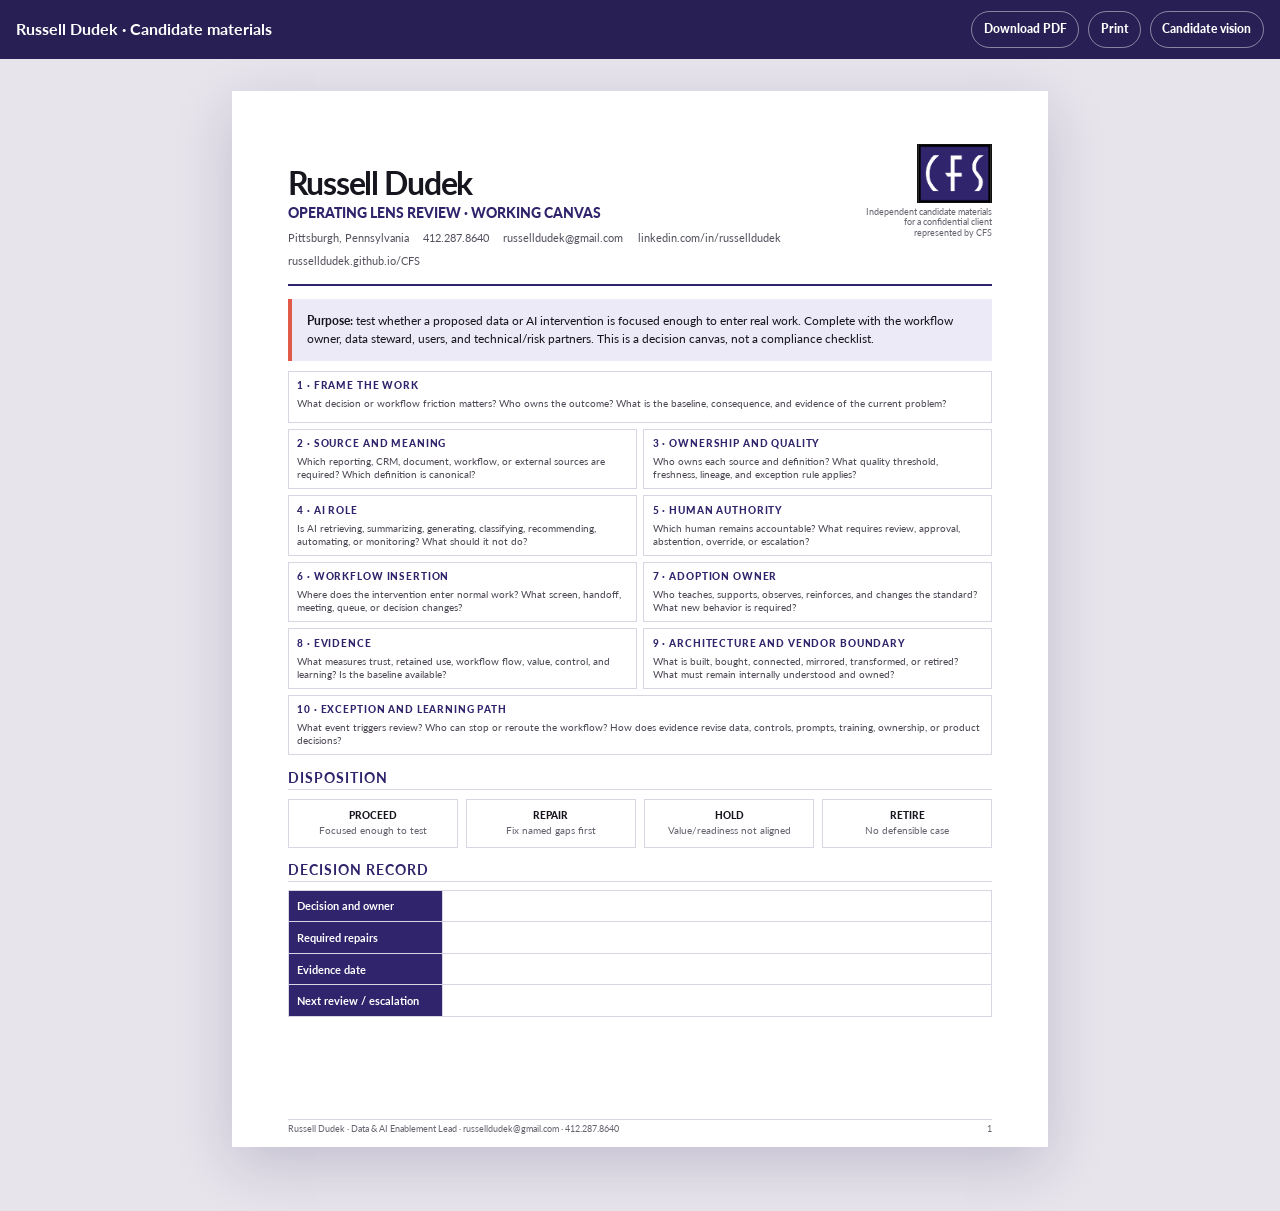
<file: operating-lens-review.html>
<!doctype html><html lang="en"><head><title>Russell Dudek | Operating Lens Review</title><meta charset="utf-8"><meta name="viewport" content="width=device-width, initial-scale=1"><meta name="description" content="Independent candidate vision for a Data & AI Enablement Lead role represented by CFS."><link rel="stylesheet" href="styles.css"></head><body class="document-body">
<div class="document-toolbar"><strong>Russell Dudek · Candidate materials</strong><div class="tool-links"><a href="docs/Russell-Dudek-CFS-Operating-Lens-Review.pdf" download>Download PDF</a><button onclick="window.print()">Print</button><a href="index.html">Candidate vision</a></div></div>
<main class="document-stack"><section class="sheet"><header class="doc-header"><div class="doc-identity"><h1>Russell Dudek</h1><div class="doc-title">OPERATING LENS REVIEW · WORKING CANVAS</div><div class="contact-line"><span>Pittsburgh, Pennsylvania</span><a href="tel:+14122878640">412.287.8640</a><a href="mailto:russelldudek@gmail.com">russelldudek@gmail.com</a><a href="https://www.linkedin.com/in/russelldudek">linkedin.com/in/russelldudek</a><a href="https://russelldudek.github.io/CFS/">russelldudek.github.io/CFS</a></div></div><div class="doc-brand"><img src="assets/brand/cfs-logo.jpg" alt="CFS logo"><span>Independent candidate materials for a confidential client represented by CFS</span></div></header>
<div class="doc-summary"><strong>Purpose:</strong> test whether a proposed data or AI intervention is focused enough to enter real work. Complete with the workflow owner, data steward, users, and technical/risk partners. This is a decision canvas, not a compliance checklist.</div>
<div class="review-canvas">
<div class="review-field wide"><div class="label">1 · Frame the work</div><p>What decision or workflow friction matters? Who owns the outcome? What is the baseline, consequence, and evidence of the current problem?</p></div>
<div class="review-field"><div class="label">2 · Source and meaning</div><p>Which reporting, CRM, document, workflow, or external sources are required? Which definition is canonical?</p></div>
<div class="review-field"><div class="label">3 · Ownership and quality</div><p>Who owns each source and definition? What quality threshold, freshness, lineage, and exception rule applies?</p></div>
<div class="review-field"><div class="label">4 · AI role</div><p>Is AI retrieving, summarizing, generating, classifying, recommending, automating, or monitoring? What should it not do?</p></div>
<div class="review-field"><div class="label">5 · Human authority</div><p>Which human remains accountable? What requires review, approval, abstention, override, or escalation?</p></div>
<div class="review-field"><div class="label">6 · Workflow insertion</div><p>Where does the intervention enter normal work? What screen, handoff, meeting, queue, or decision changes?</p></div>
<div class="review-field"><div class="label">7 · Adoption owner</div><p>Who teaches, supports, observes, reinforces, and changes the standard? What new behavior is required?</p></div>
<div class="review-field"><div class="label">8 · Evidence</div><p>What measures trust, retained use, workflow flow, value, control, and learning? Is the baseline available?</p></div>
<div class="review-field"><div class="label">9 · Architecture and vendor boundary</div><p>What is built, bought, connected, mirrored, transformed, or retired? What must remain internally understood and owned?</p></div>
<div class="review-field wide"><div class="label">10 · Exception and learning path</div><p>What event triggers review? Who can stop or reroute the workflow? How does evidence revise data, controls, prompts, training, ownership, or product decisions?</p></div>
</div>
<div class="doc-section"><h2>Disposition</h2><div class="disposition"><div>PROCEED<br><span style="font-weight:400;color:var(--muted)">Focused enough to test</span></div><div>REPAIR<br><span style="font-weight:400;color:var(--muted)">Fix named gaps first</span></div><div>HOLD<br><span style="font-weight:400;color:var(--muted)">Value/readiness not aligned</span></div><div>RETIRE<br><span style="font-weight:400;color:var(--muted)">No defensible case</span></div></div></div>
<div class="doc-section"><h2>Decision Record</h2><table class="matrix"><tbody><tr><th style="width:22%">Decision and owner</th><td></td></tr><tr><th>Required repairs</th><td></td></tr><tr><th>Evidence date</th><td></td></tr><tr><th>Next review / escalation</th><td></td></tr></tbody></table></div><div class="page-contact">Russell Dudek · Data & AI Enablement Lead · russelldudek@gmail.com · 412.287.8640</div><div class="page-marker">1</div></section></main></body></html>
</file>
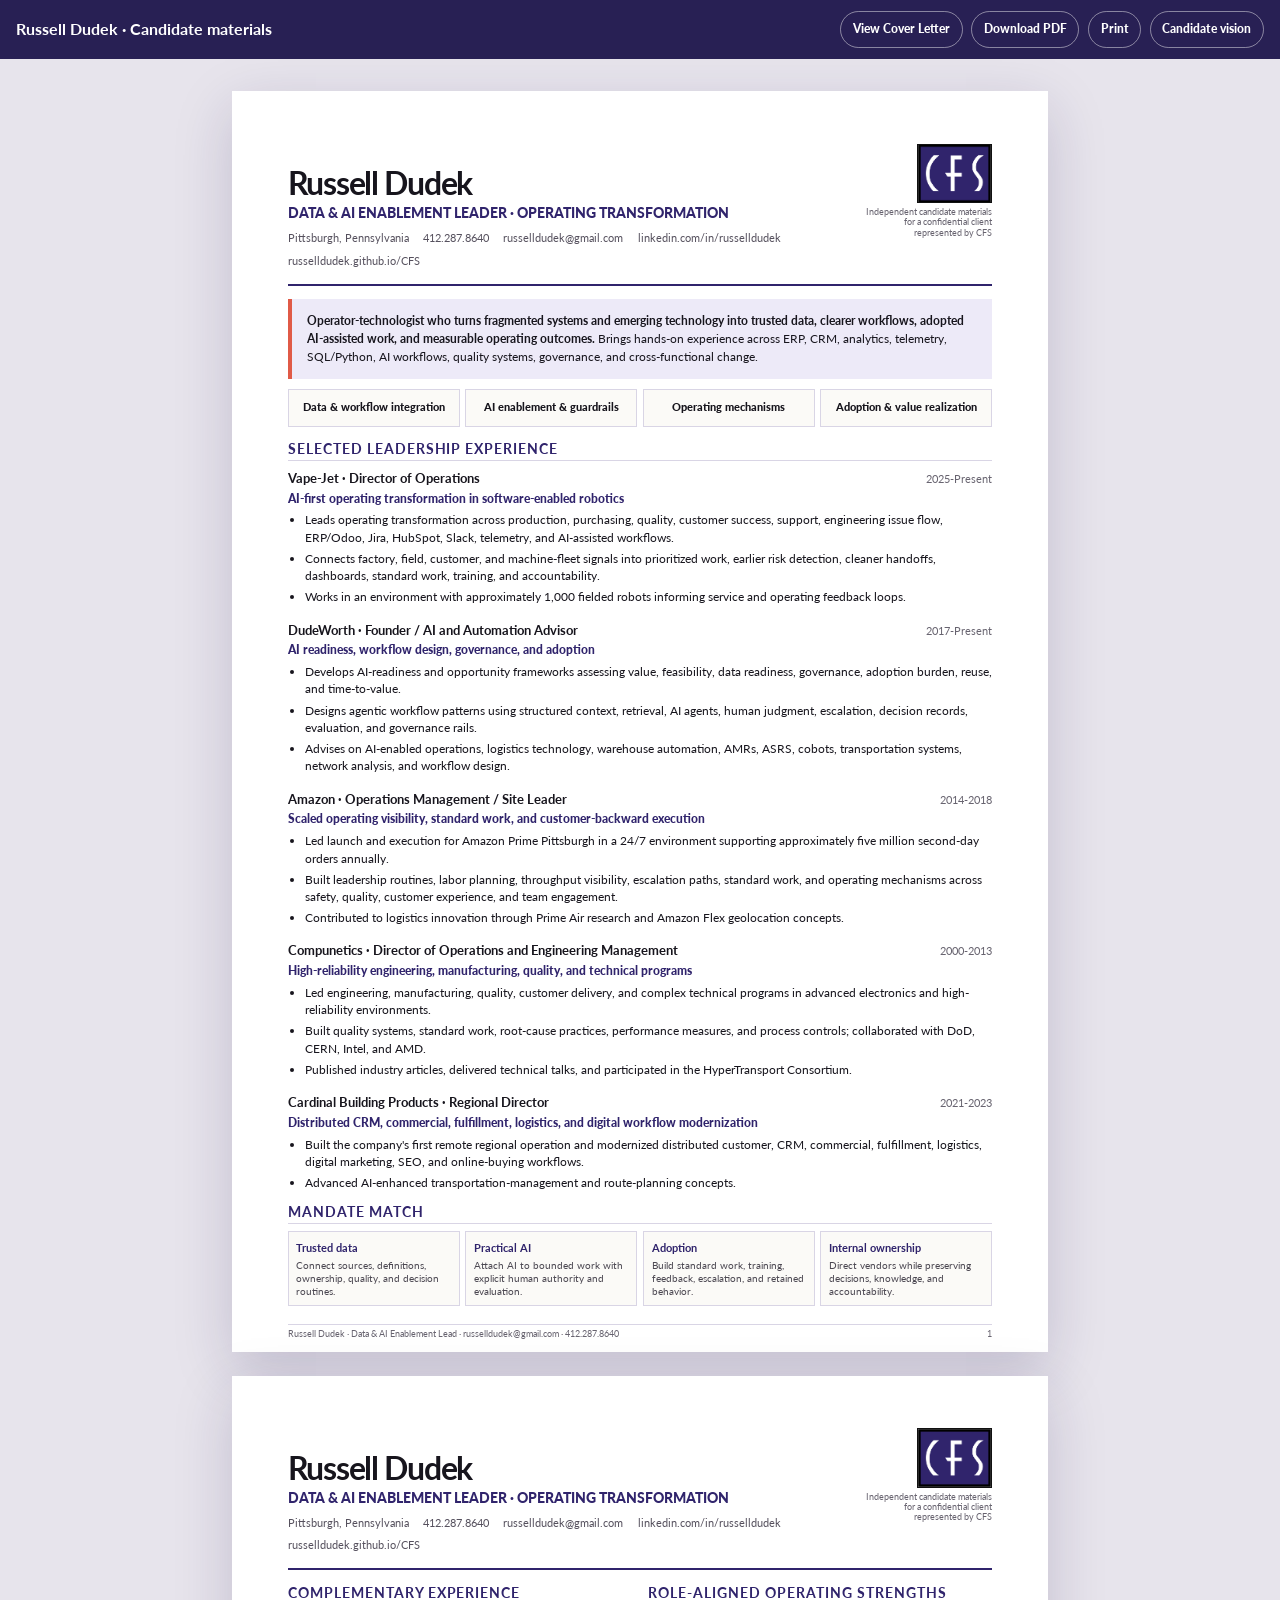
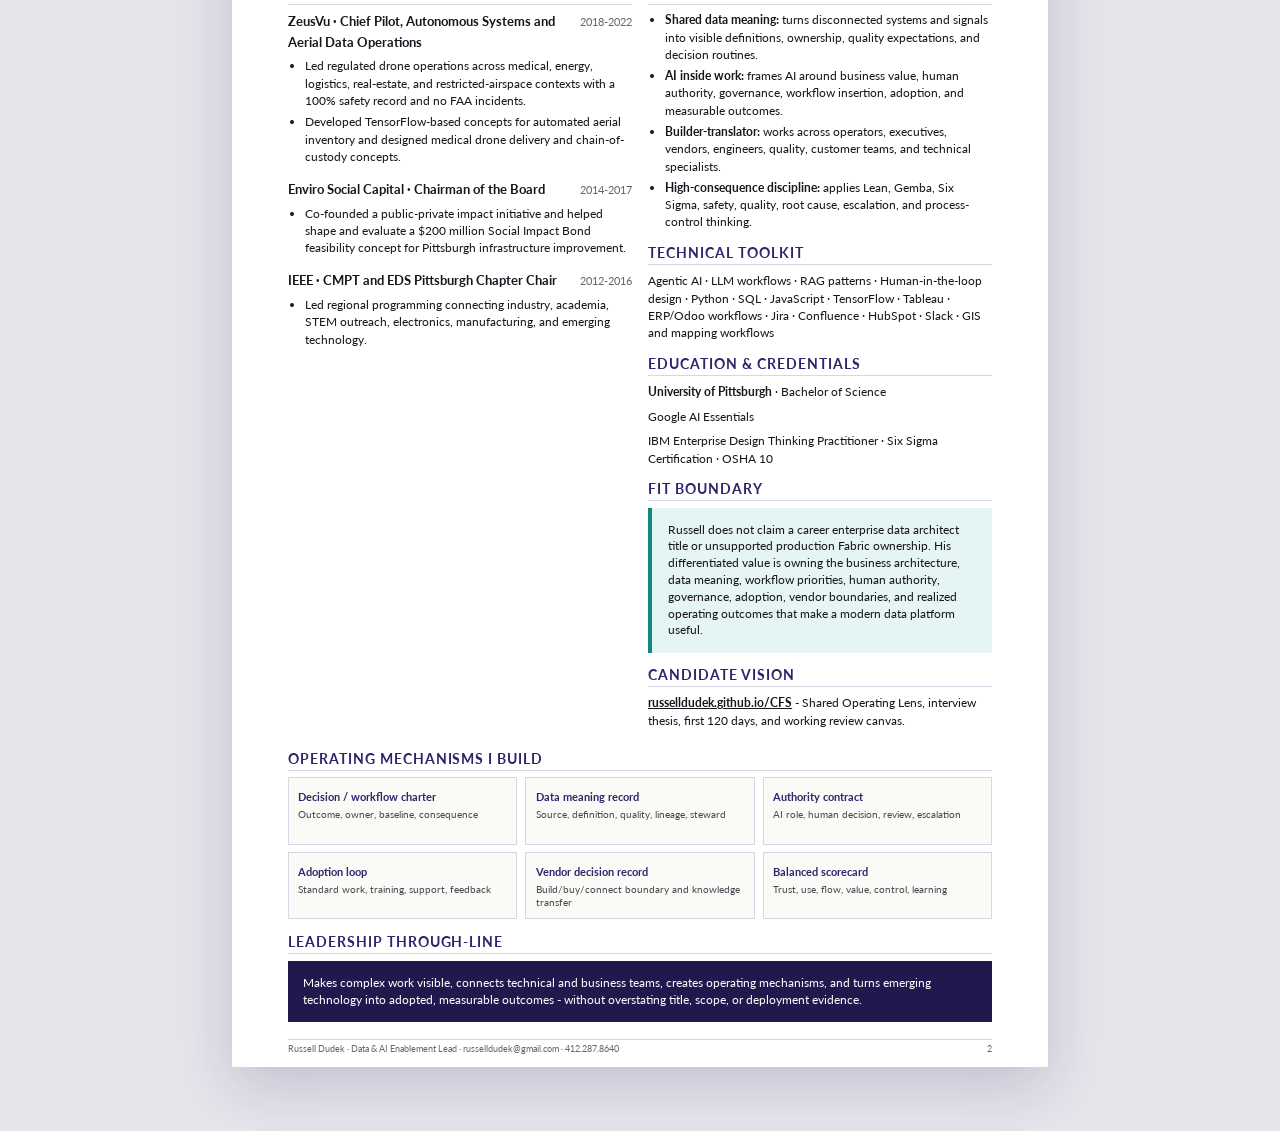
<file: resume.html>
<!doctype html><html lang="en"><head><title>Russell Dudek | Data & AI Enablement Lead Resume</title><meta charset="utf-8"><meta name="viewport" content="width=device-width, initial-scale=1"><meta name="description" content="Independent candidate vision for a Data & AI Enablement Lead role represented by CFS."><link rel="stylesheet" href="styles.css"></head><body class="document-body">
<div class="document-toolbar"><strong>Russell Dudek · Candidate materials</strong><div class="tool-links"><a href="cover-letter.html">View Cover Letter</a><a href="docs/Russell-Dudek-CFS-Resume.pdf" download>Download PDF</a><button onclick="window.print()">Print</button><a href="index.html">Candidate vision</a></div></div>
<main class="document-stack">
<section class="sheet"><header class="doc-header"><div class="doc-identity"><h1>Russell Dudek</h1><div class="doc-title">DATA & AI ENABLEMENT LEADER · OPERATING TRANSFORMATION</div><div class="contact-line"><span>Pittsburgh, Pennsylvania</span><a href="tel:+14122878640">412.287.8640</a><a href="mailto:russelldudek@gmail.com">russelldudek@gmail.com</a><a href="https://www.linkedin.com/in/russelldudek">linkedin.com/in/russelldudek</a><a href="https://russelldudek.github.io/CFS/">russelldudek.github.io/CFS</a></div></div><div class="doc-brand"><img src="assets/brand/cfs-logo.jpg" alt="CFS logo"><span>Independent candidate materials for a confidential client represented by CFS</span></div></header>
<div class="doc-summary"><strong>Operator-technologist who turns fragmented systems and emerging technology into trusted data, clearer workflows, adopted AI-assisted work, and measurable operating outcomes.</strong> Brings hands-on experience across ERP, CRM, analytics, telemetry, SQL/Python, AI workflows, quality systems, governance, and cross-functional change.</div>
<div class="capability-band"><div class="capability">Data & workflow integration</div><div class="capability">AI enablement & guardrails</div><div class="capability">Operating mechanisms</div><div class="capability">Adoption & value realization</div></div>
<div class="doc-section"><h2>Selected Leadership Experience</h2>
<div class="resume-role"><div class="role-head"><strong>Vape-Jet · Director of Operations</strong><span class="dates">2025-Present</span></div><div class="role-sub">AI-first operating transformation in software-enabled robotics</div><ul class="compact-list"><li>Leads operating transformation across production, purchasing, quality, customer success, support, engineering issue flow, ERP/Odoo, Jira, HubSpot, Slack, telemetry, and AI-assisted workflows.</li><li>Connects factory, field, customer, and machine-fleet signals into prioritized work, earlier risk detection, cleaner handoffs, dashboards, standard work, training, and accountability.</li><li>Works in an environment with approximately 1,000 fielded robots informing service and operating feedback loops.</li></ul></div>
<div class="resume-role"><div class="role-head"><strong>DudeWorth · Founder / AI and Automation Advisor</strong><span class="dates">2017-Present</span></div><div class="role-sub">AI readiness, workflow design, governance, and adoption</div><ul class="compact-list"><li>Develops AI-readiness and opportunity frameworks assessing value, feasibility, data readiness, governance, adoption burden, reuse, and time-to-value.</li><li>Designs agentic workflow patterns using structured context, retrieval, AI agents, human judgment, escalation, decision records, evaluation, and governance rails.</li><li>Advises on AI-enabled operations, logistics technology, warehouse automation, AMRs, ASRS, cobots, transportation systems, network analysis, and workflow design.</li></ul></div>
<div class="resume-role"><div class="role-head"><strong>Amazon · Operations Management / Site Leader</strong><span class="dates">2014-2018</span></div><div class="role-sub">Scaled operating visibility, standard work, and customer-backward execution</div><ul class="compact-list"><li>Led launch and execution for Amazon Prime Pittsburgh in a 24/7 environment supporting approximately five million second-day orders annually.</li><li>Built leadership routines, labor planning, throughput visibility, escalation paths, standard work, and operating mechanisms across safety, quality, customer experience, and team engagement.</li><li>Contributed to logistics innovation through Prime Air research and Amazon Flex geolocation concepts.</li></ul></div>
<div class="resume-role"><div class="role-head"><strong>Compunetics · Director of Operations and Engineering Management</strong><span class="dates">2000-2013</span></div><div class="role-sub">High-reliability engineering, manufacturing, quality, and technical programs</div><ul class="compact-list"><li>Led engineering, manufacturing, quality, customer delivery, and complex technical programs in advanced electronics and high-reliability environments.</li><li>Built quality systems, standard work, root-cause practices, performance measures, and process controls; collaborated with DoD, CERN, Intel, and AMD.</li><li>Published industry articles, delivered technical talks, and participated in the HyperTransport Consortium.</li></ul></div>
<div class="resume-role"><div class="role-head"><strong>Cardinal Building Products · Regional Director</strong><span class="dates">2021-2023</span></div><div class="role-sub">Distributed CRM, commercial, fulfillment, logistics, and digital workflow modernization</div><ul class="compact-list"><li>Built the company's first remote regional operation and modernized distributed customer, CRM, commercial, fulfillment, logistics, digital marketing, SEO, and online-buying workflows.</li><li>Advanced AI-enhanced transportation-management and route-planning concepts.</li></ul></div>
</div>
<div class="doc-section resume-mandate"><h2>Mandate Match</h2><div class="resume-mandate-grid"><div><strong>Trusted data</strong><span>Connect sources, definitions, ownership, quality, and decision routines.</span></div><div><strong>Practical AI</strong><span>Attach AI to bounded work with explicit human authority and evaluation.</span></div><div><strong>Adoption</strong><span>Build standard work, training, feedback, escalation, and retained behavior.</span></div><div><strong>Internal ownership</strong><span>Direct vendors while preserving decisions, knowledge, and accountability.</span></div></div></div><div class="page-contact">Russell Dudek · Data & AI Enablement Lead · russelldudek@gmail.com · 412.287.8640</div><div class="page-marker">1</div></section>
<section class="sheet"><header class="doc-header"><div class="doc-identity"><h1>Russell Dudek</h1><div class="doc-title">DATA & AI ENABLEMENT LEADER · OPERATING TRANSFORMATION</div><div class="contact-line"><span>Pittsburgh, Pennsylvania</span><a href="tel:+14122878640">412.287.8640</a><a href="mailto:russelldudek@gmail.com">russelldudek@gmail.com</a><a href="https://www.linkedin.com/in/russelldudek">linkedin.com/in/russelldudek</a><a href="https://russelldudek.github.io/CFS/">russelldudek.github.io/CFS</a></div></div><div class="doc-brand"><img src="assets/brand/cfs-logo.jpg" alt="CFS logo"><span>Independent candidate materials for a confidential client represented by CFS</span></div></header>
<div class="doc-grid-2">
<div>
<div class="doc-section"><h2>Complementary Experience</h2>
<div class="resume-role"><div class="role-head"><strong>ZeusVu · Chief Pilot, Autonomous Systems and Aerial Data Operations</strong><span class="dates">2018-2022</span></div><ul class="compact-list"><li>Led regulated drone operations across medical, energy, logistics, real-estate, and restricted-airspace contexts with a 100% safety record and no FAA incidents.</li><li>Developed TensorFlow-based concepts for automated aerial inventory and designed medical drone delivery and chain-of-custody concepts.</li></ul></div>
<div class="resume-role"><div class="role-head"><strong>Enviro Social Capital · Chairman of the Board</strong><span class="dates">2014-2017</span></div><ul class="compact-list"><li>Co-founded a public-private impact initiative and helped shape and evaluate a $200 million Social Impact Bond feasibility concept for Pittsburgh infrastructure improvement.</li></ul></div>
<div class="resume-role"><div class="role-head"><strong>IEEE · CMPT and EDS Pittsburgh Chapter Chair</strong><span class="dates">2012-2016</span></div><ul class="compact-list"><li>Led regional programming connecting industry, academia, STEM outreach, electronics, manufacturing, and emerging technology.</li></ul></div>
</div>
</div>
<div>
<div class="doc-section"><h2>Role-Aligned Operating Strengths</h2><ul><li><strong>Shared data meaning:</strong> turns disconnected systems and signals into visible definitions, ownership, quality expectations, and decision routines.</li><li><strong>AI inside work:</strong> frames AI around business value, human authority, governance, workflow insertion, adoption, and measurable outcomes.</li><li><strong>Builder-translator:</strong> works across operators, executives, vendors, engineers, quality, customer teams, and technical specialists.</li><li><strong>High-consequence discipline:</strong> applies Lean, Gemba, Six Sigma, safety, quality, root cause, escalation, and process-control thinking.</li></ul></div>
<div class="doc-section"><h2>Technical Toolkit</h2><p>Agentic AI · LLM workflows · RAG patterns · Human-in-the-loop design · Python · SQL · JavaScript · TensorFlow · Tableau · ERP/Odoo workflows · Jira · Confluence · HubSpot · Slack · GIS and mapping workflows</p></div>
<div class="doc-section"><h2>Education & Credentials</h2><p><strong>University of Pittsburgh</strong> · Bachelor of Science</p><p>Google AI Essentials</p><p>IBM Enterprise Design Thinking Practitioner · Six Sigma Certification · OSHA 10</p></div>
<div class="doc-section"><h2>Fit Boundary</h2><div class="callout">Russell does not claim a career enterprise data architect title or unsupported production Fabric ownership. His differentiated value is owning the business architecture, data meaning, workflow priorities, human authority, governance, adoption, vendor boundaries, and realized operating outcomes that make a modern data platform useful.</div></div>
<div class="doc-section"><h2>Candidate Vision</h2><p><a href="https://russelldudek.github.io/CFS/"><strong>russelldudek.github.io/CFS</strong></a> - Shared Operating Lens, interview thesis, first 120 days, and working review canvas.</p></div>
</div></div>
<div class="doc-section"><h2>Operating Mechanisms I Build</h2><div class="mechanism-grid"><div><strong>Decision / workflow charter</strong><span>Outcome, owner, baseline, consequence</span></div><div><strong>Data meaning record</strong><span>Source, definition, quality, lineage, steward</span></div><div><strong>Authority contract</strong><span>AI role, human decision, review, escalation</span></div><div><strong>Adoption loop</strong><span>Standard work, training, support, feedback</span></div><div><strong>Vendor decision record</strong><span>Build/buy/connect boundary and knowledge transfer</span></div><div><strong>Balanced scorecard</strong><span>Trust, use, flow, value, control, learning</span></div></div></div>
<div class="doc-section"><h2>Leadership Through-Line</h2><div class="throughline-band">Makes complex work visible, connects technical and business teams, creates operating mechanisms, and turns emerging technology into adopted, measurable outcomes - without overstating title, scope, or deployment evidence.</div></div>
<div class="page-contact">Russell Dudek · Data & AI Enablement Lead · russelldudek@gmail.com · 412.287.8640</div><div class="page-marker">2</div></section>
</main></body></html>
</file>
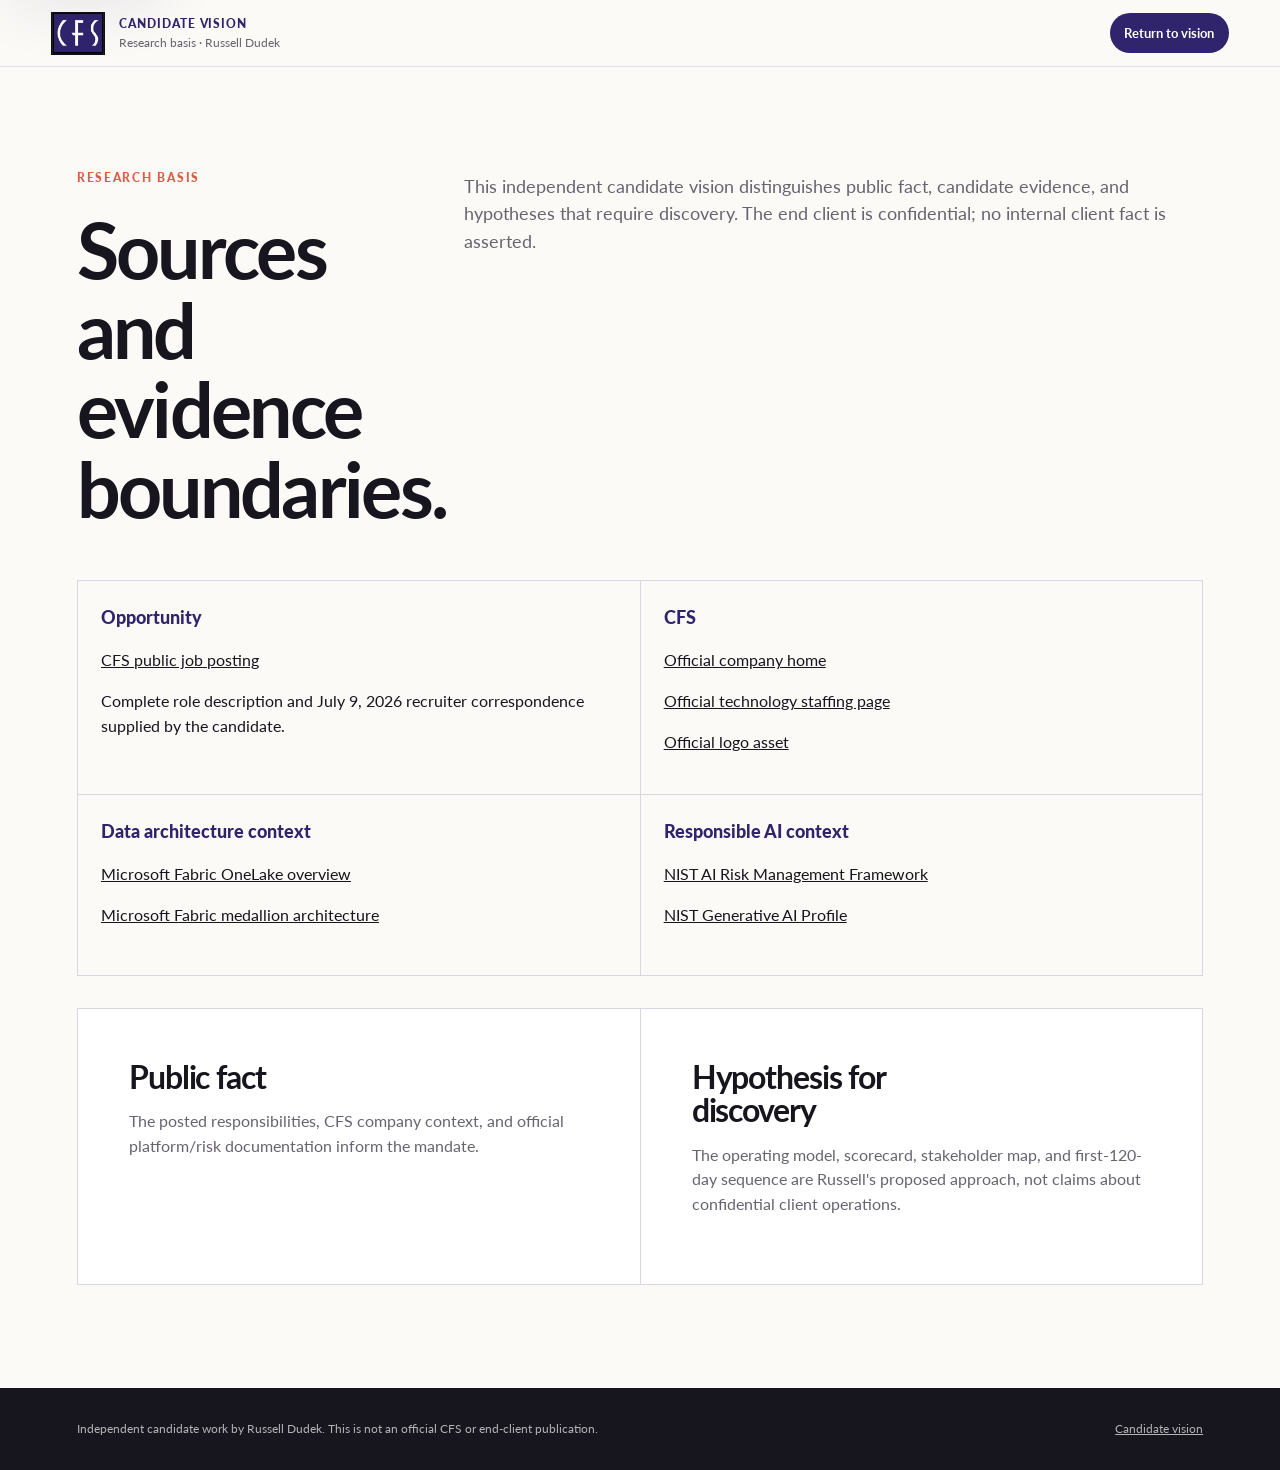
<file: sources.html>
<!doctype html><html lang="en"><head><title>Research Sources | Data & AI Enablement Lead Candidate Vision</title><meta charset="utf-8"><meta name="viewport" content="width=device-width, initial-scale=1"><meta name="description" content="Research sources for Russell Dudek's independent Data & AI Enablement Lead candidate vision."><link rel="stylesheet" href="styles.css"></head><body>
<a class="skip-link" href="#main">Skip to content</a><nav class="site-nav" aria-label="Primary navigation"><a class="brand-lockup" href="index.html"><img src="assets/brand/cfs-logo.jpg" alt="CFS logo"><span><span class="brand-kicker">Candidate vision</span><span class="brand-sub">Research basis · Russell Dudek</span></span></a><div class="nav-links"><a class="nav-cta" href="index.html">Return to vision</a></div></nav>
<main id="main"><section class="section"><div class="section-header"><div><div class="kicker">Research basis</div><h1 style="font-size:clamp(3rem,6vw,6rem);max-width:10ch">Sources and evidence boundaries.</h1></div><p>This independent candidate vision distinguishes public fact, candidate evidence, and hypotheses that require discovery. The end client is confidential; no internal client fact is asserted.</p></div>
<div class="scorecard" style="grid-template-columns:1fr 1fr"><div class="metric"><div class="metric-name">Opportunity</div><p><a href="https://www.cfstaffing.com/job/data-ai-enablement-lead-pittsburgh-pennsylvania-7791984309/">CFS public job posting</a></p><p>Complete role description and July 9, 2026 recruiter correspondence supplied by the candidate.</p></div><div class="metric"><div class="metric-name">CFS</div><p><a href="https://www.cfstaffing.com/">Official company home</a></p><p><a href="https://www.cfstaffing.com/areas-of-expertise/technology/">Official technology staffing page</a></p><p><a href="https://www.cfstaffing.com/wp-content/uploads/2025/10/Creative-Financial-Staffing-Logo-2025.jpg">Official logo asset</a></p></div><div class="metric"><div class="metric-name">Data architecture context</div><p><a href="https://learn.microsoft.com/en-us/fabric/onelake/onelake-overview">Microsoft Fabric OneLake overview</a></p><p><a href="https://learn.microsoft.com/en-us/fabric/onelake/onelake-medallion-lakehouse-architecture">Microsoft Fabric medallion architecture</a></p></div><div class="metric"><div class="metric-name">Responsible AI context</div><p><a href="https://www.nist.gov/itl/ai-risk-management-framework">NIST AI Risk Management Framework</a></p><p><a href="https://www.nist.gov/itl/ai-risk-management-framework/ai-rmf-generative-ai-profile">NIST Generative AI Profile</a></p></div></div>
<div class="objection" style="margin-top:2rem;background:var(--brand-line);border-color:var(--brand-line)"><div style="background:#fff;color:var(--brand-ink)"><h3 style="font-size:2rem">Public fact</h3><p style="color:var(--muted)">The posted responsibilities, CFS company context, and official platform/risk documentation inform the mandate.</p></div><div style="background:#fff;color:var(--brand-ink)"><h3 style="font-size:2rem">Hypothesis for discovery</h3><p style="color:var(--muted)">The operating model, scorecard, stakeholder map, and first-120-day sequence are Russell's proposed approach, not claims about confidential client operations.</p></div></div></section></main>
<footer class="site-footer"><p>Independent candidate work by Russell Dudek. This is not an official CFS or end-client publication.</p><p><a href="index.html">Candidate vision</a></p></footer></body></html>
</file>
<file: styles.css>
@import url('https://fonts.googleapis.com/css2?family=Lato:wght@400;700;900&display=swap');
@import url('./brand-tokens.css');

* { box-sizing: border-box; }
html { scroll-behavior: smooth; }
body {
  margin: 0;
  color: var(--brand-ink);
  background: var(--brand-paper);
  font-family: Lato, "Segoe UI", Helvetica, Arial, sans-serif;
  line-height: 1.55;
  text-rendering: optimizeLegibility;
}
a { color: inherit; }
img { max-width: 100%; }
button, a { -webkit-tap-highlight-color: transparent; }
:focus-visible { outline: 3px solid var(--campaign-focus); outline-offset: 3px; }

.skip-link { position: fixed; left: 1rem; top: -5rem; z-index: 999; background: #fff; padding: .8rem 1rem; border-radius: .4rem; box-shadow: var(--shadow); }
.skip-link:focus { top: 1rem; }

.site-nav {
  position: sticky; top: 0; z-index: 20;
  display: flex; align-items: center; justify-content: space-between; gap: 1.25rem;
  padding: .72rem clamp(1rem, 4vw, 4.8rem);
  background: rgba(251,250,247,.92); backdrop-filter: blur(16px);
  border-bottom: 1px solid rgba(48,36,108,.12);
}
.brand-lockup { display: flex; align-items: center; gap: .85rem; min-width: 0; text-decoration: none; }
.brand-lockup img { width: 54px; height: 43px; object-fit: cover; border: 1px solid #111; background: #fff; }
.brand-lockup span { display: block; }
.brand-lockup .brand-kicker { color: var(--brand-primary); font-weight: 900; font-size: .76rem; letter-spacing: .08em; text-transform: uppercase; }
.brand-lockup .brand-sub { font-size: .72rem; color: var(--muted); }
.nav-links { display: flex; align-items: center; gap: 1.2rem; font-size: .82rem; font-weight: 700; }
.nav-links a { text-decoration: none; white-space: nowrap; }
.nav-links .nav-cta { color: #fff; background: var(--brand-primary); border-radius: 999px; padding: .6rem .9rem; }

.hero {
  min-height: calc(100vh - 72px);
  display: grid; grid-template-columns: minmax(0, .95fr) minmax(460px, 1.05fr); align-items: center; gap: clamp(2rem, 5vw, 6rem);
  padding: clamp(3rem, 7vw, 7.5rem) clamp(1.25rem, 6vw, 7.2rem);
  overflow: hidden; position: relative;
}
.hero::before { content: ""; position: absolute; width: 45rem; height: 45rem; border: 1px solid rgba(48,36,108,.1); border-radius: 50%; right: -25rem; top: -17rem; }
.eyebrow { display: inline-flex; align-items: center; gap: .55rem; color: var(--brand-primary); font-weight: 900; text-transform: uppercase; letter-spacing: .14em; font-size: .72rem; }
.eyebrow::before { content: ""; width: 2.3rem; height: 2px; background: var(--campaign-focus); }
h1, h2, h3 { line-height: 1.04; margin: 0; letter-spacing: -.035em; }
h1 { font-size: clamp(3.1rem, 6.3vw, 7.4rem); max-width: 9.8ch; margin-top: 1.4rem; }
.hero .dek { max-width: 38rem; font-size: clamp(1.08rem, 1.35vw, 1.35rem); color: #46414c; margin: 1.5rem 0 0; }
.hero-meta { display: flex; flex-wrap: wrap; gap: .55rem; margin: 1.5rem 0 0; }
.pill { border: 1px solid var(--brand-line); border-radius: 999px; padding: .46rem .68rem; font-size: .76rem; font-weight: 700; background: rgba(255,255,255,.7); }
.action-row { display: flex; flex-wrap: wrap; gap: .8rem; margin-top: 2rem; }
.btn { display: inline-flex; justify-content: center; align-items: center; min-height: 46px; padding: .72rem 1rem; border-radius: 999px; text-decoration: none; font-weight: 900; border: 1px solid var(--brand-primary); }
.btn.primary { background: var(--brand-primary); color: #fff; }
.btn.secondary { background: #fff; color: var(--brand-primary); }

.lens-stage {
  position: relative; min-height: 590px; display: grid; place-items: center;
  background: #fff; border: 1px solid var(--brand-line); box-shadow: var(--shadow); overflow: hidden;
  border-radius: 1.6rem;
}
.lens-stage::before { content: ""; position: absolute; inset: 0; background-image: linear-gradient(rgba(48,36,108,.045) 1px, transparent 1px), linear-gradient(90deg, rgba(48,36,108,.045) 1px, transparent 1px); background-size: 32px 32px; }
.lens-title { position: absolute; top: 1.1rem; left: 1.25rem; right: 1.25rem; display: flex; justify-content: space-between; gap: 1rem; align-items: baseline; z-index: 3; }
.lens-title strong { font-size: .83rem; text-transform: uppercase; letter-spacing: .12em; color: var(--brand-primary); }
.lens-title span { font-size: .72rem; color: var(--muted); }
.lens-system { position: relative; width: min(94%, 670px); height: 420px; z-index: 2; }
.source-stack { position: absolute; left: 0; top: 71px; width: 27%; display: grid; gap: .7rem; }
.source-chip { position: relative; background: #fff; border: 1px solid var(--brand-line); border-left: 4px solid var(--brand-primary); border-radius: .55rem; padding: .66rem .72rem; font-size: .76rem; font-weight: 900; box-shadow: 0 9px 24px rgba(33,24,78,.08); animation: drift-in 5.5s ease-in-out infinite; }
.source-chip:nth-child(2) { animation-delay: -1.1s; border-left-color: var(--campaign-focus); }
.source-chip:nth-child(3) { animation-delay: -2.2s; border-left-color: var(--campaign-signal); }
.source-chip:nth-child(4) { animation-delay: -3.3s; }
.source-chip::after { content: ""; position: absolute; width: 75px; height: 1px; top: 50%; right: -76px; background: linear-gradient(90deg, var(--brand-line), var(--brand-primary)); opacity: .75; }
.lens-aperture { position: absolute; left: 37%; top: 37px; width: 29%; height: 330px; }
.arc { position: absolute; inset: 0; border: 3px solid var(--brand-primary); border-left-color: transparent; border-right-color: transparent; border-radius: 50%; opacity: .75; }
.arc.a2 { inset: 34px 18px; border-color: var(--campaign-focus); border-left-color: transparent; border-right-color: transparent; animation: breathe 4s ease-in-out infinite; }
.arc.a3 { inset: 70px 36px; border-color: var(--campaign-signal); border-left-color: transparent; border-right-color: transparent; animation: breathe 4s ease-in-out -2s infinite; }
.focus-line { position: absolute; left: 50%; top: 12px; bottom: 12px; width: 2px; background: linear-gradient(transparent, var(--campaign-focus), transparent); transform: translateX(-50%); }
.focus-dot { position: absolute; left: 50%; top: 50%; width: 20px; height: 20px; border-radius: 50%; background: var(--campaign-focus); box-shadow: 0 0 0 10px rgba(224,90,71,.13), 0 0 0 22px rgba(224,90,71,.06); transform: translate(-50%, -50%); animation: focus-pulse 3s ease-in-out infinite; }
.output-card { position: absolute; right: 0; top: 88px; width: 28%; min-height: 230px; border-radius: .8rem; color: #fff; padding: 1rem; background: var(--brand-primary-deep); box-shadow: 0 18px 40px rgba(33,24,78,.24); }
.output-label { text-transform: uppercase; letter-spacing: .12em; font-size: .66rem; opacity: .7; }
.output-state { margin-top: .5rem; font-size: 1.45rem; line-height: 1.05; font-weight: 900; }
.output-list { list-style: none; margin: 1rem 0 0; padding: 0; display: grid; gap: .55rem; font-size: .74rem; }
.output-list li { display: flex; align-items: center; gap: .45rem; }
.output-list li::before { content: ""; width: .55rem; height: .55rem; border-radius: 50%; background: var(--campaign-signal); box-shadow: 0 0 0 4px rgba(20,135,126,.18); }
.scenario-panel { position: absolute; left: 1.25rem; right: 1.25rem; bottom: 1.1rem; z-index: 3; display: grid; grid-template-columns: 1fr 1.35fr; gap: 1rem; align-items: end; }
.scenario-buttons { display: flex; flex-wrap: wrap; gap: .5rem; }
.scenario-btn { border: 1px solid var(--brand-line); background: #fff; color: var(--brand-ink); border-radius: 999px; padding: .48rem .65rem; font: inherit; font-size: .7rem; font-weight: 900; cursor: pointer; }
.scenario-btn[aria-pressed="true"] { background: var(--brand-primary); color: #fff; border-color: var(--brand-primary); }
.scenario-readout { border-left: 3px solid var(--campaign-focus); padding-left: .85rem; font-size: .78rem; color: #45414d; }
.scenario-readout strong { color: var(--brand-primary); }

@keyframes drift-in { 0%,100% { transform: translateX(0); } 50% { transform: translateX(10px); } }
@keyframes breathe { 0%,100% { transform: scale(1); opacity: .55; } 50% { transform: scale(.92); opacity: .95; } }
@keyframes focus-pulse { 0%,100% { transform: translate(-50%,-50%) scale(.8); } 50% { transform: translate(-50%,-50%) scale(1.12); } }

.section { padding: clamp(4rem, 8vw, 8rem) clamp(1.25rem, 6vw, 7.2rem); }
.section.dark { background: var(--brand-primary-deep); color: #fff; }
.section.soft { background: var(--brand-primary-soft); }
.section-header { display: grid; grid-template-columns: minmax(0,.65fr) minmax(0,1.35fr); gap: 2rem; align-items: start; margin-bottom: 3.2rem; }
.section-header h2 { font-size: clamp(2.5rem, 5vw, 5.5rem); max-width: 10ch; }
.section-header p { margin: .2rem 0 0; max-width: 46rem; font-size: 1.12rem; color: var(--muted); }
.dark .section-header p { color: rgba(255,255,255,.7); }
.kicker { font-size: .72rem; font-weight: 900; text-transform: uppercase; letter-spacing: .15em; color: var(--campaign-focus); }

.pressure-rail { display: grid; grid-template-columns: repeat(5, 1fr); border-top: 1px solid rgba(255,255,255,.22); border-bottom: 1px solid rgba(255,255,255,.22); }
.pressure { padding: 1.6rem 1rem 1.6rem 0; border-right: 1px solid rgba(255,255,255,.15); }
.pressure + .pressure { padding-left: 1rem; }
.pressure:last-child { border-right: 0; }
.pressure b { display: block; font-size: .72rem; letter-spacing: .1em; text-transform: uppercase; color: #d7cdfd; }
.pressure span { display: block; margin-top: .65rem; font-size: 1.08rem; line-height: 1.25; }

.focus-model { display: grid; grid-template-columns: .7fr 1.3fr; gap: 3rem; align-items: center; }
.focus-word { display: grid; grid-template-columns: repeat(5, 1fr); gap: .35rem; max-width: 540px; }
.focus-letter { aspect-ratio: 1; border-radius: 50%; display: grid; place-items: center; color: #fff; font-size: clamp(1.6rem,3vw,3rem); font-weight: 900; background: var(--brand-primary); position: relative; }
.focus-letter:nth-child(2) { background: #493a87; }
.focus-letter:nth-child(3) { background: var(--campaign-focus); }
.focus-letter:nth-child(4) { background: #5c4a9f; }
.focus-letter:nth-child(5) { background: var(--campaign-signal); }
.focus-letter::after { content: ""; position: absolute; height: 2px; width: .55rem; right: -.46rem; background: var(--brand-line); }
.focus-letter:last-child::after { display: none; }
.focus-steps { display: grid; gap: 0; border-left: 1px solid var(--brand-line); }
.focus-step { display: grid; grid-template-columns: 2.5rem 1fr; gap: .8rem; padding: 1rem 0 1rem 1.2rem; border-bottom: 1px solid var(--brand-line); }
.focus-step:last-child { border-bottom: 0; }
.focus-step .num { color: var(--campaign-focus); font-weight: 900; }
.focus-step strong { display: block; font-size: 1.05rem; }
.focus-step span { color: var(--muted); font-size: .9rem; }

.scorecard { display: grid; grid-template-columns: repeat(3, 1fr); gap: 1px; background: var(--brand-line); border: 1px solid var(--brand-line); }
.metric { padding: 1.45rem; background: var(--brand-paper); min-height: 180px; }
.metric .metric-name { color: var(--brand-primary); font-weight: 900; font-size: 1.12rem; }
.metric .metric-question { margin-top: .55rem; font-size: .9rem; }
.metric .metric-example { display: block; margin-top: 1rem; color: var(--muted); font-size: .76rem; text-transform: uppercase; letter-spacing: .08em; }

.proof-trail { position: relative; display: grid; gap: 1rem; }
.proof-trail::before { content: ""; position: absolute; left: 13.3rem; top: 0; bottom: 0; width: 1px; background: var(--brand-line); }
.proof-item { display: grid; grid-template-columns: 12rem 1fr; gap: 2.5rem; padding: 1.2rem 0; }
.proof-role { text-align: right; padding-right: .4rem; min-width: 0; }
.proof-role strong { display:block; color: var(--brand-primary); }
.proof-role span { font-size: .78rem; color: var(--muted); }
.proof-copy { position: relative; max-width: 62rem; }
.proof-copy::before { content:""; position:absolute; left:-1.6rem; top:.35rem; width:.7rem; height:.7rem; border-radius:50%; background: var(--campaign-focus); box-shadow:0 0 0 5px var(--brand-paper); }
.proof-copy p { margin: 0; }

.objection { display:grid; grid-template-columns: 1fr 1fr; gap: 1px; background: rgba(255,255,255,.18); border: 1px solid rgba(255,255,255,.18); }
.objection > div { padding: clamp(1.5rem,4vw,3.4rem); background: rgba(255,255,255,.045); }
.objection h3 { font-size: clamp(1.8rem,3.3vw,3.5rem); max-width: 12ch; }
.objection p, .objection li { color: rgba(255,255,255,.75); }
.objection ul { padding-left: 1.2rem; }

.timeline { display:grid; grid-template-columns: repeat(4,1fr); gap: 1px; background: var(--brand-line); border:1px solid var(--brand-line); }
.phase { padding: 1.4rem; background:#fff; min-height: 270px; }
.phase .days { color: var(--campaign-focus); font-size:.75rem; font-weight:900; letter-spacing:.1em; text-transform:uppercase; }
.phase h3 { font-size: 1.35rem; margin-top:.65rem; }
.phase ul { padding-left:1.05rem; color:#4c4852; font-size:.86rem; }

.questions { counter-reset:q; display:grid; grid-template-columns:repeat(2,1fr); gap:1px; background:var(--brand-line); border:1px solid var(--brand-line); }
.question { background:#fff; padding:1.4rem 1.5rem; min-height:145px; }
.question::before { counter-increment:q; content:"0" counter(q); color:var(--campaign-focus); font-size:.72rem; font-weight:900; letter-spacing:.1em; }
.question p { margin:.7rem 0 0; font-size:1rem; }

.docs-strip { display:grid; grid-template-columns:repeat(5,1fr); gap:.8rem; }
.doc-link { text-decoration:none; background:#fff; border:1px solid var(--brand-line); min-height:170px; padding:1rem; display:flex; flex-direction:column; justify-content:space-between; transition:transform .2s ease, box-shadow .2s ease; }
.doc-link:hover { transform:translateY(-4px); box-shadow:0 14px 30px rgba(33,24,78,.1); }
.doc-link span { color:var(--campaign-focus); font-size:.7rem; font-weight:900; text-transform:uppercase; letter-spacing:.1em; }
.doc-link strong { font-size:1.05rem; }

.site-footer { padding:2rem clamp(1.25rem,6vw,7.2rem); background:#17151d; color:#fff; display:flex; justify-content:space-between; gap:2rem; font-size:.76rem; }
.site-footer p { margin:0; max-width:50rem; color:rgba(255,255,255,.68); }

/* Document system */
.document-body { background:#e7e4ec; }
.document-toolbar { position:sticky; top:0; z-index:30; display:flex; justify-content:space-between; align-items:center; gap:1rem; padding:.7rem 1rem; background:rgba(33,24,78,.96); color:#fff; }
.document-toolbar .tool-links { display:flex; flex-wrap:wrap; gap:.55rem; }
.document-toolbar a, .document-toolbar button { color:#fff; text-decoration:none; border:1px solid rgba(255,255,255,.45); border-radius:999px; background:transparent; padding:.5rem .72rem; font:inherit; font-size:.75rem; font-weight:900; cursor:pointer; }
.document-stack { padding:2rem 0 4rem; display:grid; gap:1.5rem; justify-content:center; }
.sheet { width:8.5in; min-height:11in; padding:.55in .58in .47in; background:#fff; box-shadow:0 18px 55px rgba(33,24,78,.18); position:relative; overflow:visible; }
.sheet::after { content:""; position:absolute; left:.58in; right:.58in; bottom:.28in; height:1px; background:var(--brand-line); }
.doc-header { display:grid; grid-template-columns:1fr auto; align-items:start; gap:1rem; padding-bottom:.16in; border-bottom:2px solid var(--brand-primary); }
.doc-identity h1 { font-size:24pt; letter-spacing:-.04em; }
.doc-identity .doc-title { margin-top:.03in; color:var(--brand-primary); font-weight:900; font-size:10.4pt; }
.contact-line { margin-top:.08in; display:flex; flex-wrap:wrap; gap:.08in .15in; color:#55505d; font-size:8.1pt; line-height:1.35; }
.contact-line a { text-decoration:none; }
.doc-brand { text-align:right; max-width:1.43in; }
.doc-brand img { width:.78in; height:.62in; object-fit:cover; border:1px solid #111; display:block; margin-left:auto; }
.doc-brand span { display:block; margin-top:.04in; color:var(--muted); font-size:6.7pt; line-height:1.15; }
.doc-section { margin-top:.16in; }
.doc-section h2 { font-size:10.6pt; letter-spacing:.07em; text-transform:uppercase; color:var(--brand-primary); border-bottom:1px solid var(--brand-line); padding-bottom:.035in; margin-bottom:.07in; }
.doc-section h3 { font-size:9.4pt; letter-spacing:0; }
.doc-section p, .doc-section li { font-size:9.15pt; line-height:1.42; }
.doc-section p { margin:.075in 0; }
.doc-section ul { margin:.05in 0; padding-left:.18in; }
.doc-section li { margin:.04in 0; }
.doc-summary { margin-top:.14in; padding:.14in .16in; background:var(--brand-primary-soft); border-left:4px solid var(--campaign-focus); font-size:9.35pt; line-height:1.42; }
.doc-grid-2 { display:grid; grid-template-columns:1fr 1fr; gap:.17in; }
.doc-grid-3 { display:grid; grid-template-columns:repeat(3,1fr); gap:.11in; }
.resume-role { break-inside:avoid; margin-bottom:.145in; }
.role-head { display:grid; grid-template-columns:1fr auto; gap:.12in; align-items:baseline; }
.role-head strong { font-size:10pt; }
.role-head .dates { font-size:8.2pt; color:var(--muted); white-space:nowrap; }
.role-sub { color:var(--brand-primary); font-size:8.75pt; font-weight:900; }
.compact-list { margin:.03in 0 0; padding-left:.17in; }
.capability-band { display:grid; grid-template-columns:repeat(4,1fr); gap:.06in; margin-top:.1in; }
.capability { border:1px solid var(--brand-line); padding:.1in .07in; font-size:8.2pt; font-weight:900; text-align:center; background:#fbfaf7; }
.page-marker { position:absolute; bottom:.11in; right:.58in; font-size:7pt; color:var(--muted); }
.page-contact { position:absolute; bottom:.11in; left:.58in; font-size:7pt; color:var(--muted); }

.letter-meta { margin-top:.28in; font-size:9.6pt; line-height:1.42; }
.letter-body { margin-top:.22in; font-size:10.7pt; line-height:1.56; }
.letter-body p { margin:0 0 .145in; }
.signature { margin-top:.16in; }
.signature strong { font-size:10.5pt; }

.brief-hero { margin-top:.18in; display:grid; grid-template-columns:1.05fr .95fr; gap:.18in; align-items:stretch; }
.brief-thesis { background:var(--brand-primary-deep); color:#fff; padding:.24in; display:flex; flex-direction:column; justify-content:space-between; min-height:2.35in; }
.brief-thesis .small { font-size:7.4pt; text-transform:uppercase; letter-spacing:.1em; color:#d7cdfd; }
.brief-thesis h2 { font-size:24pt; max-width:9ch; }
.brief-note { background:var(--campaign-focus-soft); border:1px solid #f0c5bc; padding:.2in; font-size:9pt; line-height:1.45; }
.matrix { width:100%; border-collapse:collapse; margin-top:.08in; }
.matrix th, .matrix td { border:1px solid var(--brand-line); padding:.08in .085in; text-align:left; vertical-align:top; font-size:8.55pt; line-height:1.34; }
.matrix th { background:var(--brand-primary); color:#fff; }
.callout { padding:.14in .16in; background:var(--campaign-signal-soft); border-left:4px solid var(--campaign-signal); font-size:8.9pt; line-height:1.42; }

.plan-grid { display:grid; grid-template-columns:repeat(2,1fr); gap:.12in; margin-top:.12in; }
.plan-card { border:1px solid var(--brand-line); padding:.17in; min-height:2.45in; break-inside:avoid; }
.plan-card .days { color:var(--campaign-focus); font-size:7.2pt; text-transform:uppercase; letter-spacing:.1em; font-weight:900; }
.plan-card h3 { font-size:12pt; margin-top:.05in; }
.plan-card ul { padding-left:.17in; margin:.08in 0; }
.plan-card li { font-size:8.65pt; line-height:1.38; margin:.04in 0; }
.plan-output { margin-top:.09in; padding:.085in; background:var(--brand-primary-soft); font-size:8.15pt; }

.review-canvas { margin-top:.1in; display:grid; grid-template-columns:1fr 1fr; gap:.065in; }
.review-field { border:1px solid var(--brand-line); padding:.075in .09in; min-height:.54in; }
.review-field.wide { grid-column:1/-1; }
.review-field .label { color:var(--brand-primary); font-size:7.2pt; text-transform:uppercase; letter-spacing:.09em; font-weight:900; }
.review-field p { margin:.035in 0 0; font-size:7.7pt; line-height:1.25; color:#4d4854; }
.disposition { display:grid; grid-template-columns:repeat(4,1fr); gap:.08in; margin-top:.1in; }
.disposition div { border:1px solid var(--brand-line); padding:.08in; text-align:center; font-size:7.5pt; font-weight:900; }


.resume-mandate { margin-top: .12in; }
.resume-mandate-grid { display:grid; grid-template-columns:repeat(4,1fr); gap:.06in; }
.resume-mandate-grid > div { border:1px solid var(--brand-line); padding:.075in .08in; background:#fbfaf7; min-height:.49in; }
.resume-mandate-grid strong, .mechanism-grid strong { display:block; color:var(--brand-primary); font-size:8.45pt; }
.resume-mandate-grid span, .mechanism-grid span { display:block; margin-top:.025in; font-size:7.75pt; line-height:1.26; color:#4c4852; }
.mechanism-grid { display:grid; grid-template-columns:repeat(3,1fr); gap:.08in; }
.mechanism-grid > div { border:1px solid var(--brand-line); padding:.1in; min-height:.7in; background:#fbfaf7; }
.throughline-band { padding:.14in .16in; background:var(--brand-primary-deep); color:#fff; font-size:9.1pt; line-height:1.42; }


.letter-vision { margin-top:.2in; padding:.12in .16in; min-height:.72in; color:#fff; background:var(--brand-primary-deep); display:grid; grid-template-columns:.7fr 1.3fr; gap:.14in; align-items:center; }
.letter-vision .label { color:#d7cdfd; font-size:7.5pt; text-transform:uppercase; letter-spacing:.12em; font-weight:900; }
.letter-vision strong { display:block; font-size:11.5pt; line-height:1.05; margin-top:.025in; }
.letter-vision p { margin:0; font-size:8.15pt; line-height:1.3; color:#eeeaf9; }
.letter-vision a { color:#fff; font-weight:900; }

@media (max-width: 1050px) {
  .hero { grid-template-columns:1fr; }
  .hero h1 { max-width:11ch; }
  .lens-stage { min-height:620px; }
  .pressure-rail { grid-template-columns:1fr 1fr; }
  .pressure { border-bottom:1px solid rgba(255,255,255,.15); }
  .focus-model { grid-template-columns:1fr; }
  .timeline { grid-template-columns:1fr 1fr; }
  .docs-strip { grid-template-columns:repeat(3,1fr); }
}
@media (max-width: 840px) {
  .nav-links { overflow-x:auto; max-width:60vw; padding-bottom:.2rem; }
  .nav-links a:not(.nav-cta) { display:none; }
  .document-toolbar { flex-direction:column; align-items:flex-start; }
  .document-toolbar > strong { font-size:.78rem; }
  .document-toolbar .tool-links { width:100%; max-width:100%; overflow-x:auto; flex-wrap:nowrap; padding-bottom:.18rem; }
  .document-toolbar .tool-links a, .document-toolbar .tool-links button { flex:0 0 auto; }
  .section-header { grid-template-columns:1fr; }
  .scorecard { grid-template-columns:1fr 1fr; }
  .proof-trail::before { left:.35rem; }
  .proof-item { grid-template-columns:1fr; gap:.4rem; padding-left:1.6rem; }
  .proof-role { text-align:left; }
  .proof-copy::before { left:-1.55rem; }
  .objection, .questions { grid-template-columns:1fr; }
  .document-stack { padding:1rem; display:block; }
  .sheet { width:100%; min-height:0; margin-bottom:1rem; padding:1.1rem; }
  .sheet::after, .page-marker, .page-contact { display:none; }
  .doc-header { grid-template-columns:1fr; }
  .doc-brand { text-align:left; max-width:none; display:flex; align-items:center; gap:.5rem; }
  .doc-brand img { margin:0; }
  .doc-grid-2, .doc-grid-3, .brief-hero, .plan-grid, .review-canvas, .resume-mandate-grid, .mechanism-grid, .letter-vision { grid-template-columns:1fr; }
  .review-field.wide { grid-column:auto; }
  .capability-band { grid-template-columns:1fr 1fr; }
  .disposition { grid-template-columns:1fr 1fr; }
  .matrix { display:block; overflow-x:auto; }
}
@media (max-width: 620px) {
  .hero { padding-top:3rem; }
  h1 { font-size:3.25rem; }
  .lens-stage { min-height:720px; }
  .lens-system { height:510px; width:92%; }
  .source-stack { top:28px; left:0; width:44%; }
  .source-chip::after { width:34px; right:-35px; }
  .lens-aperture { left:44%; top:40px; width:38%; height:290px; }
  .output-card { right:0; top:330px; width:58%; min-height:155px; }
  .scenario-panel { grid-template-columns:1fr; }
  .pressure-rail, .scorecard, .timeline, .docs-strip { grid-template-columns:1fr; }
  .focus-word { max-width:100%; }
  .site-footer { flex-direction:column; }
}

@media print {
  @page { size: Letter; margin:0; }
  body.document-body { background:#fff; }
  .document-toolbar { display:none !important; }
  .document-stack { padding:0; display:block; }
  .sheet { width:8.5in; height:11in; min-height:11in; padding:.55in .58in .47in; margin:0; box-shadow:none; box-sizing:content-box; overflow:hidden; break-after:page; page-break-after:always; }
  .sheet:last-child { break-after:auto; page-break-after:auto; }
  .doc-header { grid-template-columns: 1fr auto; }
  .doc-brand { text-align: right; max-width: 1.43in; display: block; }
  .doc-brand img { margin-left: auto; }
  .doc-grid-2 { grid-template-columns: 1fr 1fr; }
  .doc-grid-3 { grid-template-columns: repeat(3, 1fr); }
  .brief-hero { grid-template-columns: 1.05fr .95fr; }
  .plan-grid { grid-template-columns: repeat(2, 1fr); }
  .review-canvas { grid-template-columns: 1fr 1fr; }
  .review-field.wide { grid-column: 1 / -1; }
  .capability-band { grid-template-columns: repeat(4, 1fr); }
  .disposition { grid-template-columns: repeat(4, 1fr); }
  .resume-mandate-grid { grid-template-columns:repeat(4,1fr); }
  .mechanism-grid { grid-template-columns:repeat(3,1fr); }
  .letter-vision { grid-template-columns:.7fr 1.3fr; }
  .matrix { display: table; overflow: visible; }
  a { text-decoration:none; }
}

@media (prefers-reduced-motion: reduce) {
  html { scroll-behavior:auto; }
  *, *::before, *::after { animation-duration:.001ms !important; animation-iteration-count:1 !important; transition-duration:.001ms !important; }
  .source-chip { transform:none !important; }
}
</file>
